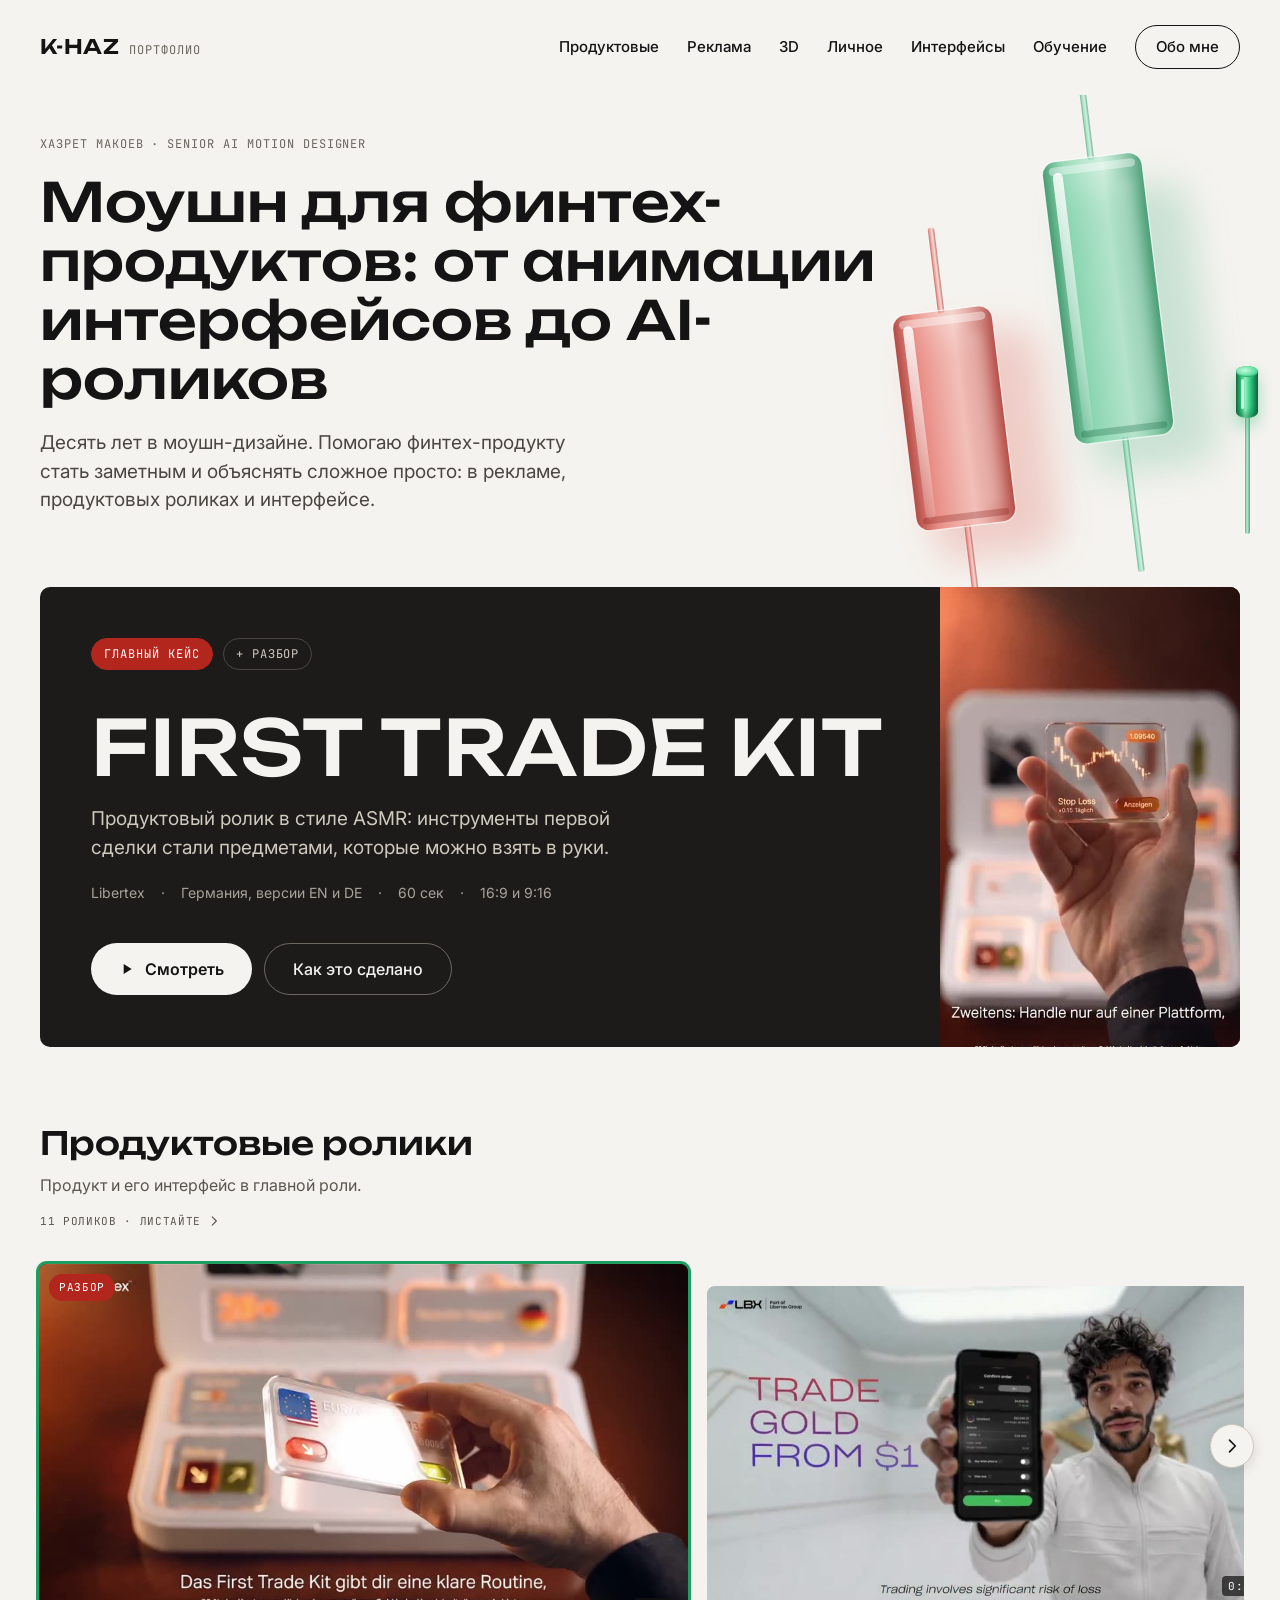
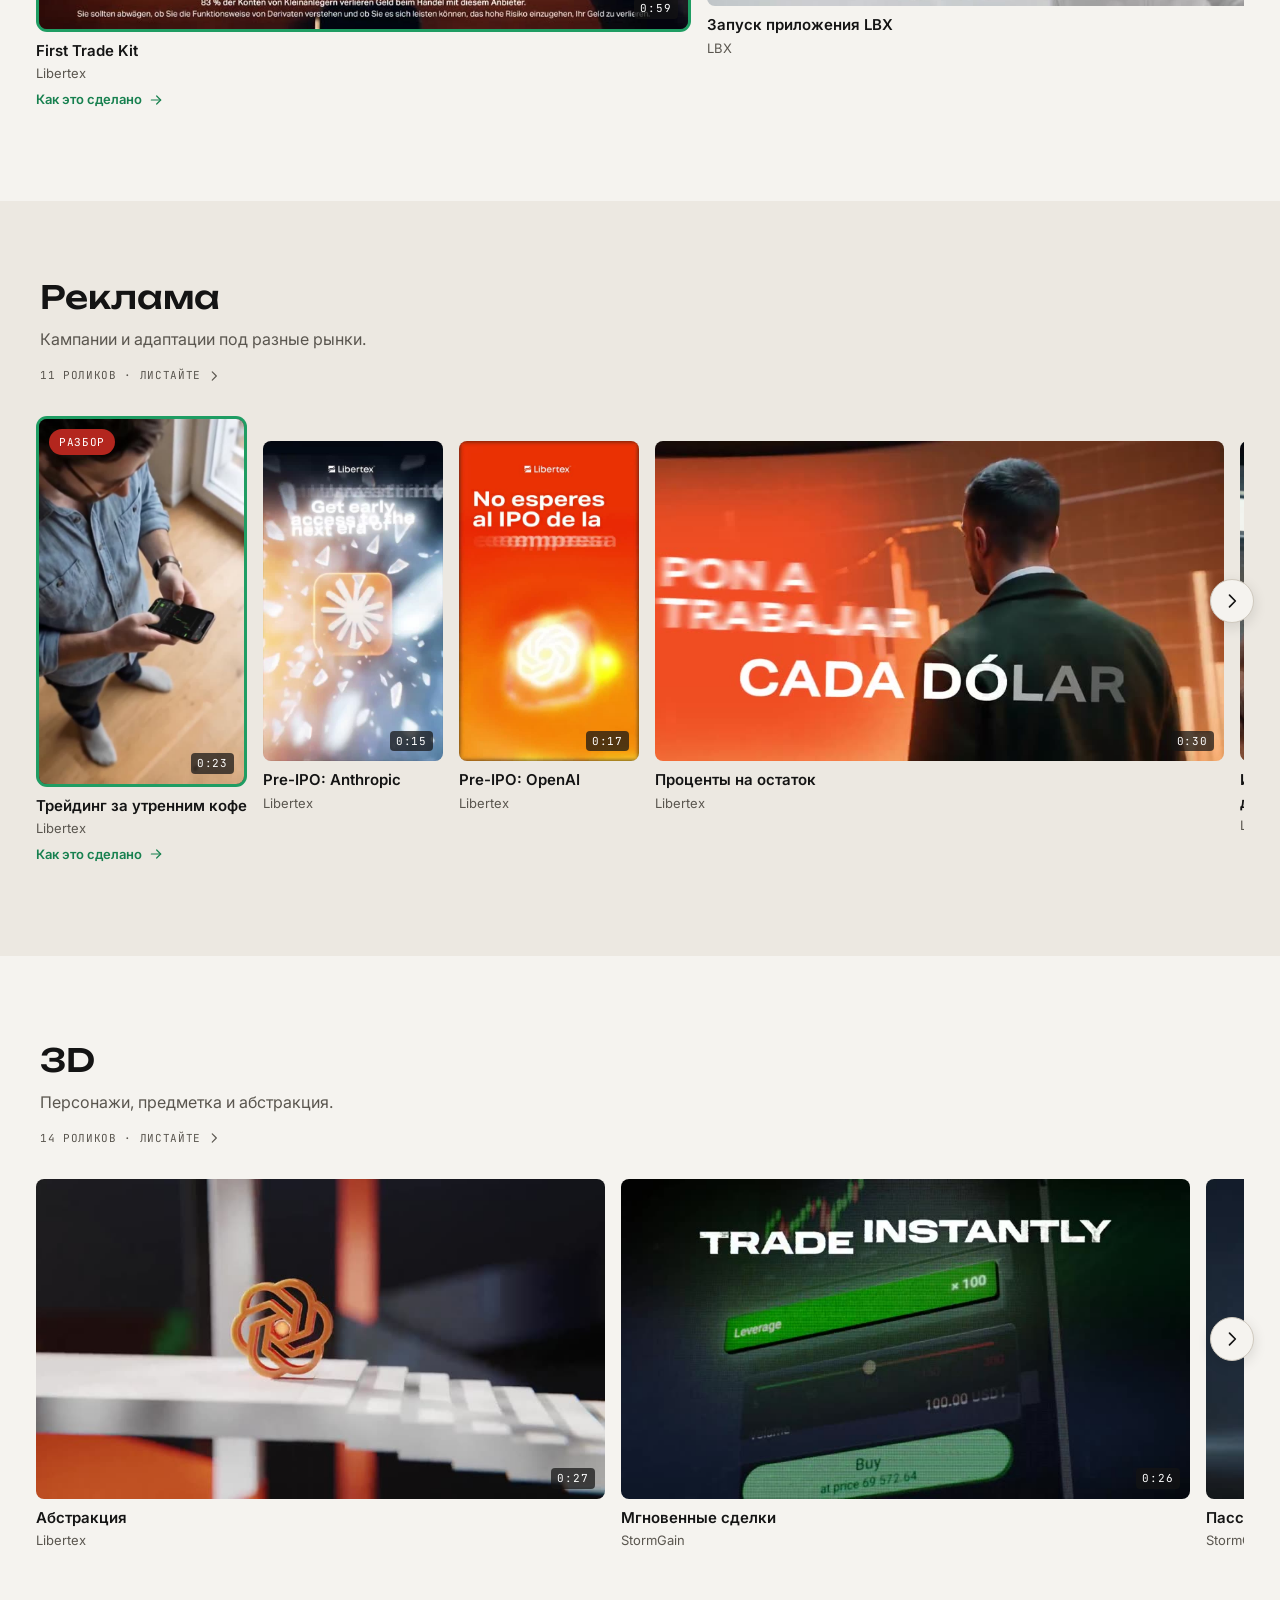
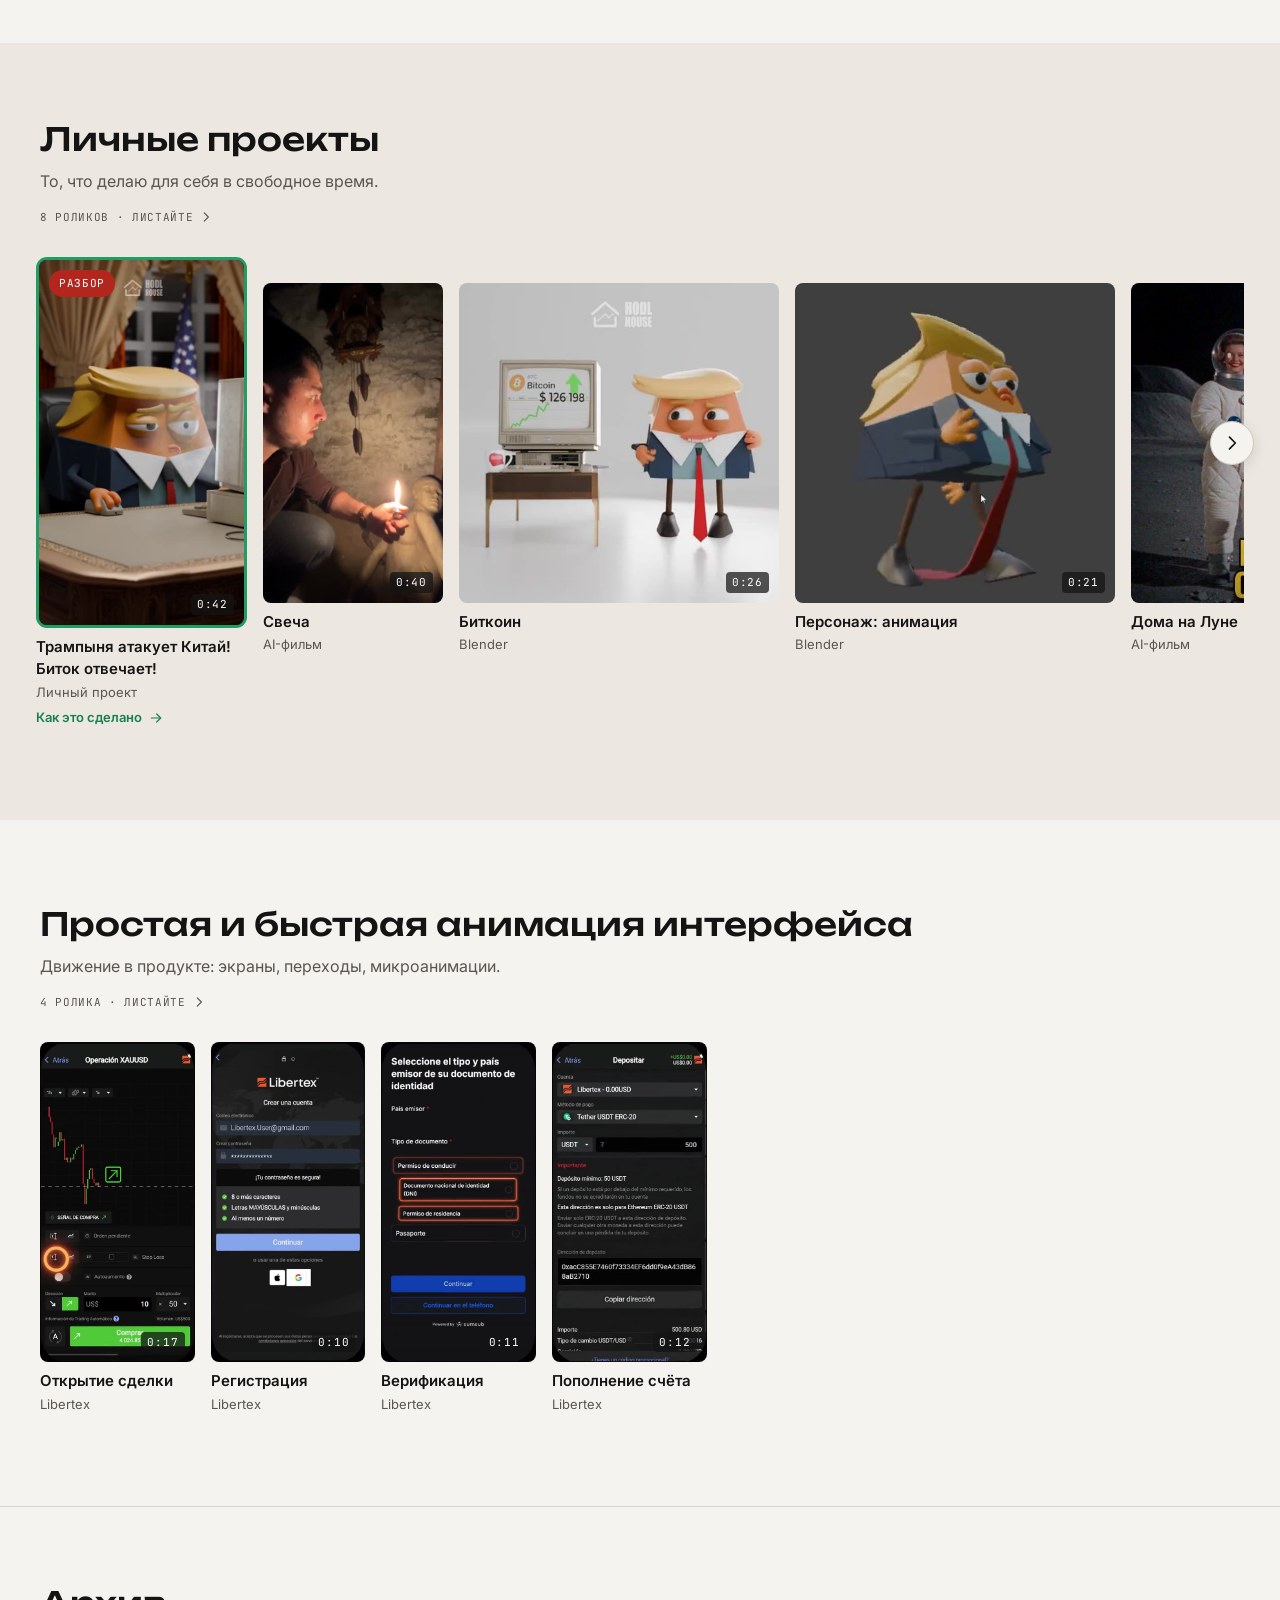
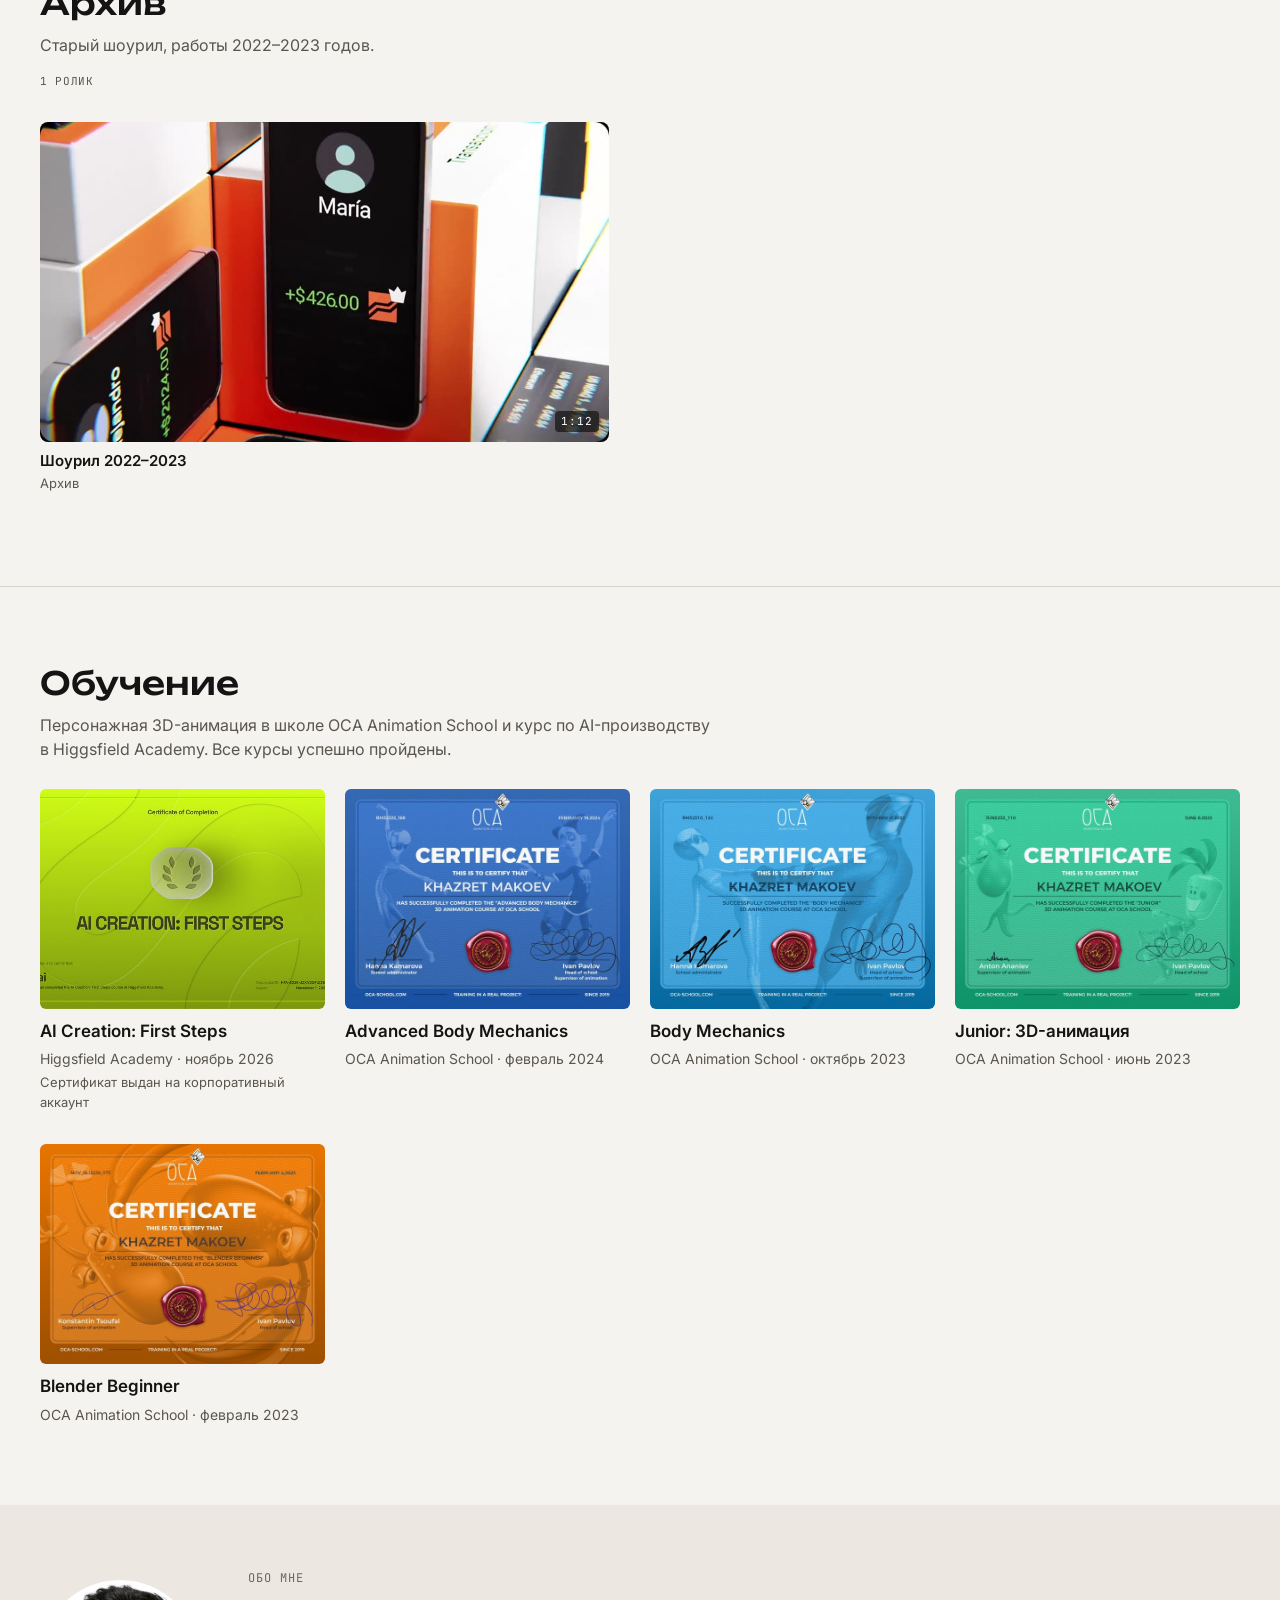
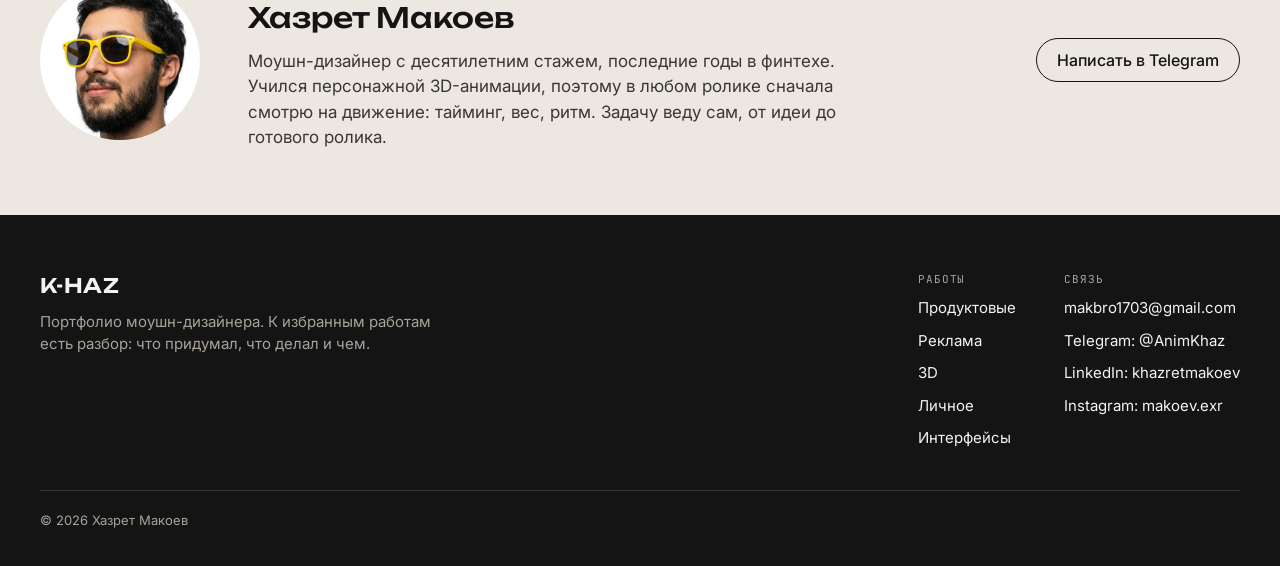
<file: docs/index.html>
<!doctype html>
<html lang="ru">
<head>
<meta charset="utf-8">
<meta name="viewport" content="width=device-width, initial-scale=1">
<meta name="robots" content="noindex, nofollow">
<title>K-HAZ — портфолио</title>
<meta name="description" content="Десять лет в моушн-дизайне. Помогаю финтех-продукту стать заметным и объяснять сложное просто: в рекламе, продуктовых роликах и интерфейсе.">
<link rel="preconnect" href="https://fonts.googleapis.com"><link rel="preconnect" href="https://fonts.gstatic.com" crossorigin><link href="https://fonts.googleapis.com/css2?family=Unbounded:wght@500;600&family=Inter:wght@400;500;600&family=JetBrains+Mono:wght@400;500&display=swap" rel="stylesheet">
<link rel="stylesheet" href="css/site.css?v=14c62936">
</head>
<body>
<header class="wrap top">
  <a class="brand" href="index.html"><span class="brand-name">K-HAZ</span><span class="mono dim">ПОРТФОЛИО</span></a>
  <nav class="nav" aria-label="Основное меню"><a href="#product">Продуктовые</a><a href="#ads">Реклама</a><a href="#3d">3D</a><a href="#personal">Личное</a><a href="#ui">Интерфейсы</a><a href="#education">Обучение</a><a class="pill" href="#about">Обо мне</a></nav>
</header>
<main>
<section class="intro-wrap">
<svg class="candles" aria-hidden="true" viewBox="0 0 560 660" preserveAspectRatio="xMaxYMid meet">
<defs>
<linearGradient id="gGreen" x1="0" x2="1" y1="0" y2="0"><stop offset="0" stop-color="#17804F" stop-opacity="0.78"/><stop offset="0.22" stop-color="#3FC486" stop-opacity="0.5"/><stop offset="0.6" stop-color="#8BE6BC" stop-opacity="0.34"/><stop offset="1" stop-color="#17804F" stop-opacity="0.72"/></linearGradient>
<linearGradient id="gRed" x1="0" x2="1" y1="0" y2="0"><stop offset="0" stop-color="#9E1F18" stop-opacity="0.8"/><stop offset="0.22" stop-color="#E0483D" stop-opacity="0.52"/><stop offset="0.6" stop-color="#F7A79E" stop-opacity="0.36"/><stop offset="1" stop-color="#9E1F18" stop-opacity="0.74"/></linearGradient>
<linearGradient id="gShine" x1="0" x2="0" y1="0" y2="1"><stop offset="0" stop-color="#FFFFFF" stop-opacity="0.85"/><stop offset="1" stop-color="#FFFFFF" stop-opacity="0.15"/></linearGradient>
<filter id="soft" x="-50%" y="-50%" width="200%" height="200%"><feGaussianBlur stdDeviation="22"/></filter>
<filter id="soft2" x="-50%" y="-50%" width="200%" height="200%"><feGaussianBlur stdDeviation="6"/></filter>
</defs>
<g transform="rotate(-7 280 330)">
<rect x="150" y="300" width="150" height="270" rx="30" fill="#D8352B" opacity="0.2" filter="url(#soft)"/>
<rect x="350" y="150" width="150" height="340" rx="30" fill="#1F9D63" opacity="0.2" filter="url(#soft)"/>
<rect x="186" y="170" width="8" height="104" rx="4" fill="url(#gRed)" stroke="#FFFFFF" stroke-opacity="0.5"/>
<rect x="186" y="526" width="8" height="114" rx="4" fill="url(#gRed)" stroke="#FFFFFF" stroke-opacity="0.5"/>
<rect x="130" y="270" width="120" height="260" rx="16" fill="url(#gRed)" stroke="#FFFFFF" stroke-opacity="0.75" stroke-width="1.5"/>
<rect x="142" y="284" width="12" height="232" rx="6" fill="url(#gShine)"/>
<rect x="138" y="277" width="104" height="10" rx="5" fill="#FFFFFF" opacity="0.4"/>
<rect x="216" y="300" width="22" height="210" rx="10" fill="#FFFFFF" opacity="0.16" filter="url(#soft2)"/>
<rect x="138" y="514" width="104" height="8" rx="4" fill="#7A1510" opacity="0.28"/>
<rect x="386" y="20" width="8" height="94" rx="4" fill="url(#gGreen)" stroke="#FFFFFF" stroke-opacity="0.5"/>
<rect x="386" y="446" width="8" height="164" rx="4" fill="url(#gGreen)" stroke="#FFFFFF" stroke-opacity="0.5"/>
<rect x="330" y="110" width="120" height="340" rx="16" fill="url(#gGreen)" stroke="#FFFFFF" stroke-opacity="0.75" stroke-width="1.5"/>
<rect x="342" y="124" width="12" height="312" rx="6" fill="url(#gShine)"/>
<rect x="338" y="117" width="104" height="10" rx="5" fill="#FFFFFF" opacity="0.4"/>
<rect x="416" y="140" width="22" height="290" rx="10" fill="#FFFFFF" opacity="0.16" filter="url(#soft2)"/>
<rect x="338" y="434" width="104" height="8" rx="4" fill="#0F5C38" opacity="0.28"/>
</g>
</svg>
<div class="wrap intro">
  <span class="mono dim">ХАЗРЕТ МАКОЕВ · SENIOR AI MOTION DESIGNER</span>
  <h1>Моушн для финтех-продуктов: от анимации интерфейсов до AI-роликов</h1>
  <p>Десять лет в моушн-дизайне. Помогаю финтех-продукту стать заметным и объяснять сложное просто: в рекламе, продуктовых роликах и интерфейсе.</p>
</div>
</section>
<section class="wrap feat-wrap">
  <div class="feat">
    <div class="feat-text">
      <div class="badges mono"><span class="badge badge-red">ГЛАВНЫЙ КЕЙС</span><span class="badge">+ РАЗБОР</span></div>
      <div class="feat-mid">
        <h2 class="feat-title">FIRST TRADE KIT</h2>
        <p>Продуктовый ролик в стиле ASMR: инструменты первой сделки стали предметами, которые можно взять в руки.</p>
        <div class="meta"><span>Libertex</span><span>·</span><span>Германия, версии EN и DE</span><span>·</span><span>60 сек</span><span>·</span><span>16:9 и 9:16</span></div>
      </div>
      <div class="feat-btns">
        <a class="btn btn-light" href="work/first-trade-kit.html"><svg width="16" height="16" viewBox="0 0 24 24" fill="currentColor" aria-hidden="true"><path d="M7 4.5v15l12-7.5z"/></svg>Смотреть</a>
        <a class="btn btn-ghost" href="work/first-trade-kit.html#process">Как это сделано</a>
      </div>
    </div>
    <div class="feat-pic"><video src="media/v/ftk-vertical.mp4" poster="media/v/ftk-vertical.jpg" muted loop autoplay playsinline preload="metadata"></video></div>
  </div>
</section>
<section id="product" class="sec sec-plain">
  <div class="wrap sec-in">
    <div class="sec-head"><h2>Продуктовые ролики</h2><span>Продукт и его интерфейс в главной роли.</span></div>
    <span class="rail-count mono">11 роликов · листайте <svg width="20" height="20" viewBox="0 0 24 24" fill="none" stroke="currentColor" stroke-width="2" stroke-linecap="round" stroke-linejoin="round" aria-hidden="true"><path d="M9 5l7 7-7 7"/></svg></span>
    <div class="rail-wrap">
      <button class="rail-btn rail-prev" type="button" aria-label="Листать влево"><svg width="20" height="20" viewBox="0 0 24 24" fill="none" stroke="currentColor" stroke-width="2" stroke-linecap="round" stroke-linejoin="round" aria-hidden="true"><path d="M15 5l-7 7 7 7"/></svg></button>
      <div class="rail">
<a class="ritem ritem-case" href="work/first-trade-kit.html"><span class="rthumb" style="aspect-ratio:1920/1080"><img src="media/v/ftk-main.jpg" alt="" loading="lazy" width="1920" height="1080"><span class="thumb-dur mono">0:59</span><span class="case-mark mono">РАЗБОР</span></span><span class="card-title">First Trade Kit</span><span class="card-tag">Libertex</span><span class="case-link">Как это сделано <svg width="24" height="24" viewBox="0 0 24 24" fill="none" stroke="currentColor" stroke-width="1.8" stroke-linecap="round" stroke-linejoin="round" aria-hidden="true"><path d="M5 12h14"/><path d="M13 6l6 6-6 6"/></svg></span></a>
<button class="ritem vid" type="button" data-src="media/v/app-launch.mp4" data-poster="media/v/app-launch.jpg" data-title="Запуск приложения LBX"><span class="rthumb" style="aspect-ratio:1280/720"><img src="media/v/app-launch.jpg" alt="" loading="lazy" width="1280" height="720"><span class="thumb-dur mono">0:21</span><span class="rplay"><svg width="16" height="16" viewBox="0 0 24 24" fill="currentColor" aria-hidden="true"><path d="M7 4.5v15l12-7.5z"/></svg></span></span><span class="card-title">Запуск приложения LBX</span><span class="card-tag">LBX</span></button>
<button class="ritem vid" type="button" data-src="media/v/dividends.mp4" data-poster="media/v/dividends.jpg" data-title="Дивидендные акции"><span class="rthumb" style="aspect-ratio:1280/720"><img src="media/v/dividends.jpg" alt="" loading="lazy" width="1280" height="720"><span class="thumb-dur mono">0:15</span><span class="rplay"><svg width="16" height="16" viewBox="0 0 24 24" fill="currentColor" aria-hidden="true"><path d="M7 4.5v15l12-7.5z"/></svg></span></span><span class="card-title">Дивидендные акции</span><span class="card-tag">Libertex</span></button>
<button class="ritem vid" type="button" data-src="media/v/copytrading.mp4" data-poster="media/v/copytrading.jpg" data-title="Копитрейдинг"><span class="rthumb" style="aspect-ratio:720/1280"><img src="media/v/copytrading.jpg" alt="" loading="lazy" width="720" height="1280"><span class="thumb-dur mono">0:21</span><span class="rplay"><svg width="16" height="16" viewBox="0 0 24 24" fill="currentColor" aria-hidden="true"><path d="M7 4.5v15l12-7.5z"/></svg></span></span><span class="card-title">Копитрейдинг</span><span class="card-tag">Libertex</span></button>
<button class="ritem vid" type="button" data-src="media/v/smart-start.mp4" data-poster="media/v/smart-start.jpg" data-title="Smart Start"><span class="rthumb" style="aspect-ratio:720/1280"><img src="media/v/smart-start.jpg" alt="" loading="lazy" width="720" height="1280"><span class="thumb-dur mono">0:25</span><span class="rplay"><svg width="16" height="16" viewBox="0 0 24 24" fill="currentColor" aria-hidden="true"><path d="M7 4.5v15l12-7.5z"/></svg></span></span><span class="card-title">Smart Start</span><span class="card-tag">Libertex</span></button>
<button class="ritem vid" type="button" data-src="media/v/trade-insurance.mp4" data-poster="media/v/trade-insurance.jpg" data-title="Страховка первой сделки"><span class="rthumb" style="aspect-ratio:720/1280"><img src="media/v/trade-insurance.jpg" alt="" loading="lazy" width="720" height="1280"><span class="thumb-dur mono">0:12</span><span class="rplay"><svg width="16" height="16" viewBox="0 0 24 24" fill="currentColor" aria-hidden="true"><path d="M7 4.5v15l12-7.5z"/></svg></span></span><span class="card-title">Страховка первой сделки</span><span class="card-tag">Libertex</span></button>
<button class="ritem vid" type="button" data-src="media/v/cashback-update.mp4" data-poster="media/v/cashback-update.jpg" data-title="Кэшбэк: обновление"><span class="rthumb" style="aspect-ratio:720/1280"><img src="media/v/cashback-update.jpg" alt="" loading="lazy" width="720" height="1280"><span class="thumb-dur mono">0:17</span><span class="rplay"><svg width="16" height="16" viewBox="0 0 24 24" fill="currentColor" aria-hidden="true"><path d="M7 4.5v15l12-7.5z"/></svg></span></span><span class="card-title">Кэшбэк: обновление</span><span class="card-tag">LBX</span></button>
<button class="ritem vid" type="button" data-src="media/v/cashback.mp4" data-poster="media/v/cashback.jpg" data-title="Кэшбэк"><span class="rthumb" style="aspect-ratio:720/1280"><img src="media/v/cashback.jpg" alt="" loading="lazy" width="720" height="1280"><span class="thumb-dur mono">0:17</span><span class="rplay"><svg width="16" height="16" viewBox="0 0 24 24" fill="currentColor" aria-hidden="true"><path d="M7 4.5v15l12-7.5z"/></svg></span></span><span class="card-title">Кэшбэк</span><span class="card-tag">Libertex</span></button>
<button class="ritem vid" type="button" data-src="media/v/one-dollar.mp4" data-poster="media/v/one-dollar.jpg" data-title="Сделки от 1 доллара"><span class="rthumb" style="aspect-ratio:720/1280"><img src="media/v/one-dollar.jpg" alt="" loading="lazy" width="720" height="1280"><span class="thumb-dur mono">0:23</span><span class="rplay"><svg width="16" height="16" viewBox="0 0 24 24" fill="currentColor" aria-hidden="true"><path d="M7 4.5v15l12-7.5z"/></svg></span></span><span class="card-title">Сделки от 1 доллара</span><span class="card-tag">LBX</span></button>
<button class="ritem vid" type="button" data-src="media/v/mobile-app.mp4" data-poster="media/v/mobile-app.jpg" data-title="Мобильное приложение"><span class="rthumb" style="aspect-ratio:1280/720"><img src="media/v/mobile-app.jpg" alt="" loading="lazy" width="1280" height="720"><span class="thumb-dur mono">0:29</span><span class="rplay"><svg width="16" height="16" viewBox="0 0 24 24" fill="currentColor" aria-hidden="true"><path d="M7 4.5v15l12-7.5z"/></svg></span></span><span class="card-title">Мобильное приложение</span><span class="card-tag">Libertex</span></button>
<button class="ritem vid" type="button" data-src="media/v/crypto-wallet.mp4" data-poster="media/v/crypto-wallet.jpg" data-title="Криптокошелёк"><span class="rthumb" style="aspect-ratio:1280/720"><img src="media/v/crypto-wallet.jpg" alt="" loading="lazy" width="1280" height="720"><span class="thumb-dur mono">1:46</span><span class="rplay"><svg width="16" height="16" viewBox="0 0 24 24" fill="currentColor" aria-hidden="true"><path d="M7 4.5v15l12-7.5z"/></svg></span></span><span class="card-title">Криптокошелёк</span><span class="card-tag">StormGain</span></button>
      </div>
      <button class="rail-btn rail-next" type="button" aria-label="Листать вправо"><svg width="20" height="20" viewBox="0 0 24 24" fill="none" stroke="currentColor" stroke-width="2" stroke-linecap="round" stroke-linejoin="round" aria-hidden="true"><path d="M9 5l7 7-7 7"/></svg></button>
    </div>
  </div>
</section>
<section id="ads" class="sec sec-band">
  <div class="wrap sec-in">
    <div class="sec-head"><h2>Реклама</h2><span>Кампании и адаптации под разные рынки.</span></div>
    <span class="rail-count mono">11 роликов · листайте <svg width="20" height="20" viewBox="0 0 24 24" fill="none" stroke="currentColor" stroke-width="2" stroke-linecap="round" stroke-linejoin="round" aria-hidden="true"><path d="M9 5l7 7-7 7"/></svg></span>
    <div class="rail-wrap">
      <button class="rail-btn rail-prev" type="button" aria-label="Листать влево"><svg width="20" height="20" viewBox="0 0 24 24" fill="none" stroke="currentColor" stroke-width="2" stroke-linecap="round" stroke-linejoin="round" aria-hidden="true"><path d="M15 5l-7 7 7 7"/></svg></button>
      <div class="rail">
<a class="ritem ritem-case" href="work/morning-coffee.html"><span class="rthumb" style="aspect-ratio:720/1280"><img src="media/v/morning-coffee.jpg" alt="" loading="lazy" width="720" height="1280"><span class="thumb-dur mono">0:23</span><span class="case-mark mono">РАЗБОР</span></span><span class="card-title">Трейдинг за утренним кофе</span><span class="card-tag">Libertex</span><span class="case-link">Как это сделано <svg width="24" height="24" viewBox="0 0 24 24" fill="none" stroke="currentColor" stroke-width="1.8" stroke-linecap="round" stroke-linejoin="round" aria-hidden="true"><path d="M5 12h14"/><path d="M13 6l6 6-6 6"/></svg></span></a>
<button class="ritem vid" type="button" data-src="media/v/preipo-anthropic.mp4" data-poster="media/v/preipo-anthropic.jpg" data-title="Pre-IPO: Anthropic"><span class="rthumb" style="aspect-ratio:720/1280"><img src="media/v/preipo-anthropic.jpg" alt="" loading="lazy" width="720" height="1280"><span class="thumb-dur mono">0:15</span><span class="rplay"><svg width="16" height="16" viewBox="0 0 24 24" fill="currentColor" aria-hidden="true"><path d="M7 4.5v15l12-7.5z"/></svg></span></span><span class="card-title">Pre-IPO: Anthropic</span><span class="card-tag">Libertex</span></button>
<button class="ritem vid" type="button" data-src="media/v/preipo-openai.mp4" data-poster="media/v/preipo-openai.jpg" data-title="Pre-IPO: OpenAI"><span class="rthumb" style="aspect-ratio:720/1280"><img src="media/v/preipo-openai.jpg" alt="" loading="lazy" width="720" height="1280"><span class="thumb-dur mono">0:17</span><span class="rplay"><svg width="16" height="16" viewBox="0 0 24 24" fill="currentColor" aria-hidden="true"><path d="M7 4.5v15l12-7.5z"/></svg></span></span><span class="card-title">Pre-IPO: OpenAI</span><span class="card-tag">Libertex</span></button>
<button class="ritem vid" type="button" data-src="media/v/interest.mp4" data-poster="media/v/interest.jpg" data-title="Проценты на остаток"><span class="rthumb" style="aspect-ratio:1280/720"><img src="media/v/interest.jpg" alt="" loading="lazy" width="1280" height="720"><span class="thumb-dur mono">0:30</span><span class="rplay"><svg width="16" height="16" viewBox="0 0 24 24" fill="currentColor" aria-hidden="true"><path d="M7 4.5v15l12-7.5z"/></svg></span></span><span class="card-title">Проценты на остаток</span><span class="card-tag">Libertex</span></button>
<button class="ritem vid" type="button" data-src="media/v/daily-routine.mp4" data-poster="media/v/daily-routine.jpg" data-title="Инвестиции каждый день"><span class="rthumb" style="aspect-ratio:720/1280"><img src="media/v/daily-routine.jpg" alt="" loading="lazy" width="720" height="1280"><span class="thumb-dur mono">0:23</span><span class="rplay"><svg width="16" height="16" viewBox="0 0 24 24" fill="currentColor" aria-hidden="true"><path d="M7 4.5v15l12-7.5z"/></svg></span></span><span class="card-title">Инвестиции каждый день</span><span class="card-tag">LBX</span></button>
<button class="ritem vid" type="button" data-src="media/v/street.mp4" data-poster="media/v/street.jpg" data-title="Акции в кармане"><span class="rthumb" style="aspect-ratio:1280/720"><img src="media/v/street.jpg" alt="" loading="lazy" width="1280" height="720"><span class="thumb-dur mono">0:18</span><span class="rplay"><svg width="16" height="16" viewBox="0 0 24 24" fill="currentColor" aria-hidden="true"><path d="M7 4.5v15l12-7.5z"/></svg></span></span><span class="card-title">Акции в кармане</span><span class="card-tag">Libertex</span></button>
<button class="ritem vid" type="button" data-src="media/v/coffee-tesla.mp4" data-poster="media/v/coffee-tesla.jpg" data-title="Кофе или акции"><span class="rthumb" style="aspect-ratio:720/720"><img src="media/v/coffee-tesla.jpg" alt="" loading="lazy" width="720" height="720"><span class="thumb-dur mono">0:30</span><span class="rplay"><svg width="16" height="16" viewBox="0 0 24 24" fill="currentColor" aria-hidden="true"><path d="M7 4.5v15l12-7.5z"/></svg></span></span><span class="card-title">Кофе или акции</span><span class="card-tag">Libertex</span></button>
<button class="ritem vid" type="button" data-src="media/v/one-euro.mp4" data-poster="media/v/one-euro.jpg" data-title="От 1 евро"><span class="rthumb" style="aspect-ratio:720/1280"><img src="media/v/one-euro.jpg" alt="" loading="lazy" width="720" height="1280"><span class="thumb-dur mono">0:12</span><span class="rplay"><svg width="16" height="16" viewBox="0 0 24 24" fill="currentColor" aria-hidden="true"><path d="M7 4.5v15l12-7.5z"/></svg></span></span><span class="card-title">От 1 евро</span><span class="card-tag">Libertex</span></button>
<button class="ritem vid" type="button" data-src="media/v/smartstart-ru.mp4" data-poster="media/v/smartstart-ru.jpg" data-title="SmartStart"><span class="rthumb" style="aspect-ratio:720/1280"><img src="media/v/smartstart-ru.jpg" alt="" loading="lazy" width="720" height="1280"><span class="thumb-dur mono">0:27</span><span class="rplay"><svg width="16" height="16" viewBox="0 0 24 24" fill="currentColor" aria-hidden="true"><path d="M7 4.5v15l12-7.5z"/></svg></span></span><span class="card-title">SmartStart</span><span class="card-tag">Forex Club</span></button>
<button class="ritem vid" type="button" data-src="media/v/is-it-skill.mp4" data-poster="media/v/is-it-skill.jpg" data-title="Is It Skill?"><span class="rthumb" style="aspect-ratio:1280/720"><img src="media/v/is-it-skill.jpg" alt="" loading="lazy" width="1280" height="720"><span class="thumb-dur mono">0:25</span><span class="rplay"><svg width="16" height="16" viewBox="0 0 24 24" fill="currentColor" aria-hidden="true"><path d="M7 4.5v15l12-7.5z"/></svg></span></span><span class="card-title">Is It Skill?</span><span class="card-tag">Libertex</span></button>
<button class="ritem vid" type="button" data-src="media/v/partners.mp4" data-poster="media/v/partners.jpg" data-title="Партнёрская программа"><span class="rthumb" style="aspect-ratio:1280/720"><img src="media/v/partners.jpg" alt="" loading="lazy" width="1280" height="720"><span class="thumb-dur mono">0:34</span><span class="rplay"><svg width="16" height="16" viewBox="0 0 24 24" fill="currentColor" aria-hidden="true"><path d="M7 4.5v15l12-7.5z"/></svg></span></span><span class="card-title">Партнёрская программа</span><span class="card-tag">Forex Club</span></button>
      </div>
      <button class="rail-btn rail-next" type="button" aria-label="Листать вправо"><svg width="20" height="20" viewBox="0 0 24 24" fill="none" stroke="currentColor" stroke-width="2" stroke-linecap="round" stroke-linejoin="round" aria-hidden="true"><path d="M9 5l7 7-7 7"/></svg></button>
    </div>
  </div>
</section>
<section id="3d" class="sec sec-plain">
  <div class="wrap sec-in">
    <div class="sec-head"><h2>3D</h2><span>Персонажи, предметка и абстракция.</span></div>
    <span class="rail-count mono">14 роликов · листайте <svg width="20" height="20" viewBox="0 0 24 24" fill="none" stroke="currentColor" stroke-width="2" stroke-linecap="round" stroke-linejoin="round" aria-hidden="true"><path d="M9 5l7 7-7 7"/></svg></span>
    <div class="rail-wrap">
      <button class="rail-btn rail-prev" type="button" aria-label="Листать влево"><svg width="20" height="20" viewBox="0 0 24 24" fill="none" stroke="currentColor" stroke-width="2" stroke-linecap="round" stroke-linejoin="round" aria-hidden="true"><path d="M15 5l-7 7 7 7"/></svg></button>
      <div class="rail">
<button class="ritem vid" type="button" data-src="media/v/abstract.mp4" data-poster="media/v/abstract.jpg" data-title="Абстракция"><span class="rthumb" style="aspect-ratio:1280/720"><img src="media/v/abstract.jpg" alt="" loading="lazy" width="1280" height="720"><span class="thumb-dur mono">0:27</span><span class="rplay"><svg width="16" height="16" viewBox="0 0 24 24" fill="currentColor" aria-hidden="true"><path d="M7 4.5v15l12-7.5z"/></svg></span></span><span class="card-title">Абстракция</span><span class="card-tag">Libertex</span></button>
<button class="ritem vid" type="button" data-src="media/v/trade-instantly.mp4" data-poster="media/v/trade-instantly.jpg" data-title="Мгновенные сделки"><span class="rthumb" style="aspect-ratio:1280/720"><img src="media/v/trade-instantly.jpg" alt="" loading="lazy" width="1280" height="720"><span class="thumb-dur mono">0:26</span><span class="rplay"><svg width="16" height="16" viewBox="0 0 24 24" fill="currentColor" aria-hidden="true"><path d="M7 4.5v15l12-7.5z"/></svg></span></span><span class="card-title">Мгновенные сделки</span><span class="card-tag">StormGain</span></button>
<button class="ritem vid" type="button" data-src="media/v/passive-income.mp4" data-poster="media/v/passive-income.jpg" data-title="Пассивный доход"><span class="rthumb" style="aspect-ratio:1280/720"><img src="media/v/passive-income.jpg" alt="" loading="lazy" width="1280" height="720"><span class="thumb-dur mono">0:30</span><span class="rplay"><svg width="16" height="16" viewBox="0 0 24 24" fill="currentColor" aria-hidden="true"><path d="M7 4.5v15l12-7.5z"/></svg></span></span><span class="card-title">Пассивный доход</span><span class="card-tag">StormGain</span></button>
<button class="ritem vid" type="button" data-src="media/v/chatgpt.mp4" data-poster="media/v/chatgpt.jpg" data-title="AI-ассистент"><span class="rthumb" style="aspect-ratio:1280/720"><img src="media/v/chatgpt.jpg" alt="" loading="lazy" width="1280" height="720"><span class="thumb-dur mono">0:20</span><span class="rplay"><svg width="16" height="16" viewBox="0 0 24 24" fill="currentColor" aria-hidden="true"><path d="M7 4.5v15l12-7.5z"/></svg></span></span><span class="card-title">AI-ассистент</span><span class="card-tag">Libertex</span></button>
<button class="ritem vid" type="button" data-src="media/v/bull-bear.mp4" data-poster="media/v/bull-bear.jpg" data-title="Быки и медведи"><span class="rthumb" style="aspect-ratio:1280/720"><img src="media/v/bull-bear.jpg" alt="" loading="lazy" width="1280" height="720"><span class="thumb-dur mono">0:19</span><span class="rplay"><svg width="16" height="16" viewBox="0 0 24 24" fill="currentColor" aria-hidden="true"><path d="M7 4.5v15l12-7.5z"/></svg></span></span><span class="card-title">Быки и медведи</span><span class="card-tag">Libertex</span></button>
<button class="ritem vid" type="button" data-src="media/v/globe-buenos-aires.mp4" data-poster="media/v/globe-buenos-aires.jpg" data-title="Снежный шар: Буэнос-Айрес"><span class="rthumb" style="aspect-ratio:1280/720"><img src="media/v/globe-buenos-aires.jpg" alt="" loading="lazy" width="1280" height="720"><span class="thumb-dur mono">0:15</span><span class="rplay"><svg width="16" height="16" viewBox="0 0 24 24" fill="currentColor" aria-hidden="true"><path d="M7 4.5v15l12-7.5z"/></svg></span></span><span class="card-title">Снежный шар: Буэнос-Айрес</span><span class="card-tag">Libertex</span></button>
<button class="ritem vid" type="button" data-src="media/v/globe-berlin.mp4" data-poster="media/v/globe-berlin.jpg" data-title="Снежный шар: Берлин"><span class="rthumb" style="aspect-ratio:1280/720"><img src="media/v/globe-berlin.jpg" alt="" loading="lazy" width="1280" height="720"><span class="thumb-dur mono">0:15</span><span class="rplay"><svg width="16" height="16" viewBox="0 0 24 24" fill="currentColor" aria-hidden="true"><path d="M7 4.5v15l12-7.5z"/></svg></span></span><span class="card-title">Снежный шар: Берлин</span><span class="card-tag">Libertex</span></button>
<button class="ritem vid" type="button" data-src="media/v/banksters-dance.mp4" data-poster="media/v/banksters-dance.jpg" data-title="Banksters: танец"><span class="rthumb" style="aspect-ratio:1280/720"><img src="media/v/banksters-dance.jpg" alt="" loading="lazy" width="1280" height="720"><span class="thumb-dur mono">0:08</span><span class="rplay"><svg width="16" height="16" viewBox="0 0 24 24" fill="currentColor" aria-hidden="true"><path d="M7 4.5v15l12-7.5z"/></svg></span></span><span class="card-title">Banksters: танец</span><span class="card-tag">Banksters</span></button>
<button class="ritem vid" type="button" data-src="media/v/banksters-avatar.mp4" data-poster="media/v/banksters-avatar.jpg" data-title="Banksters: выбор аватара"><span class="rthumb" style="aspect-ratio:1280/720"><img src="media/v/banksters-avatar.jpg" alt="" loading="lazy" width="1280" height="720"><span class="thumb-dur mono">0:19</span><span class="rplay"><svg width="16" height="16" viewBox="0 0 24 24" fill="currentColor" aria-hidden="true"><path d="M7 4.5v15l12-7.5z"/></svg></span></span><span class="card-title">Banksters: выбор аватара</span><span class="card-tag">Banksters</span></button>
<button class="ritem vid" type="button" data-src="media/v/banksters-earn.mp4" data-poster="media/v/banksters-earn.jpg" data-title="Banksters: заработок"><span class="rthumb" style="aspect-ratio:1280/720"><img src="media/v/banksters-earn.jpg" alt="" loading="lazy" width="1280" height="720"><span class="thumb-dur mono">0:49</span><span class="rplay"><svg width="16" height="16" viewBox="0 0 24 24" fill="currentColor" aria-hidden="true"><path d="M7 4.5v15l12-7.5z"/></svg></span></span><span class="card-title">Banksters: заработок</span><span class="card-tag">Banksters</span></button>
<button class="ritem vid" type="button" data-src="media/v/banksters-balloon.mp4" data-poster="media/v/banksters-balloon.jpg" data-title="Banksters: воздушный шар"><span class="rthumb" style="aspect-ratio:1280/720"><img src="media/v/banksters-balloon.jpg" alt="" loading="lazy" width="1280" height="720"><span class="thumb-dur mono">0:17</span><span class="rplay"><svg width="16" height="16" viewBox="0 0 24 24" fill="currentColor" aria-hidden="true"><path d="M7 4.5v15l12-7.5z"/></svg></span></span><span class="card-title">Banksters: воздушный шар</span><span class="card-tag">Banksters</span></button>
<button class="ritem vid" type="button" data-src="media/v/listing.mp4" data-poster="media/v/listing.jpg" data-title="Листинг"><span class="rthumb" style="aspect-ratio:1280/720"><img src="media/v/listing.jpg" alt="" loading="lazy" width="1280" height="720"><span class="thumb-dur mono">0:28</span><span class="rplay"><svg width="16" height="16" viewBox="0 0 24 24" fill="currentColor" aria-hidden="true"><path d="M7 4.5v15l12-7.5z"/></svg></span></span><span class="card-title">Листинг</span><span class="card-tag">StormGain</span></button>
<button class="ritem vid" type="button" data-src="media/v/defi.mp4" data-poster="media/v/defi.jpg" data-title="DeFi"><span class="rthumb" style="aspect-ratio:1280/720"><img src="media/v/defi.jpg" alt="" loading="lazy" width="1280" height="720"><span class="thumb-dur mono">0:30</span><span class="rplay"><svg width="16" height="16" viewBox="0 0 24 24" fill="currentColor" aria-hidden="true"><path d="M7 4.5v15l12-7.5z"/></svg></span></span><span class="card-title">DeFi</span><span class="card-tag">StormGain</span></button>
<button class="ritem vid" type="button" data-src="media/v/dancing-stocks.mp4" data-poster="media/v/dancing-stocks.jpg" data-title="Танцующие акции"><span class="rthumb" style="aspect-ratio:720/720"><img src="media/v/dancing-stocks.jpg" alt="" loading="lazy" width="720" height="720"><span class="thumb-dur mono">0:25</span><span class="rplay"><svg width="16" height="16" viewBox="0 0 24 24" fill="currentColor" aria-hidden="true"><path d="M7 4.5v15l12-7.5z"/></svg></span></span><span class="card-title">Танцующие акции</span><span class="card-tag">Libertex</span></button>
      </div>
      <button class="rail-btn rail-next" type="button" aria-label="Листать вправо"><svg width="20" height="20" viewBox="0 0 24 24" fill="none" stroke="currentColor" stroke-width="2" stroke-linecap="round" stroke-linejoin="round" aria-hidden="true"><path d="M9 5l7 7-7 7"/></svg></button>
    </div>
  </div>
</section>
<section id="personal" class="sec sec-band">
  <div class="wrap sec-in">
    <div class="sec-head"><h2>Личные проекты</h2><span>То, что делаю для себя в свободное время.</span></div>
    <span class="rail-count mono">8 роликов · листайте <svg width="20" height="20" viewBox="0 0 24 24" fill="none" stroke="currentColor" stroke-width="2" stroke-linecap="round" stroke-linejoin="round" aria-hidden="true"><path d="M9 5l7 7-7 7"/></svg></span>
    <div class="rail-wrap">
      <button class="rail-btn rail-prev" type="button" aria-label="Листать влево"><svg width="20" height="20" viewBox="0 0 24 24" fill="none" stroke="currentColor" stroke-width="2" stroke-linecap="round" stroke-linejoin="round" aria-hidden="true"><path d="M15 5l-7 7 7 7"/></svg></button>
      <div class="rail">
<a class="ritem ritem-case" href="work/series.html"><span class="rthumb" style="aspect-ratio:720/1280"><img src="media/v/p-series.jpg" alt="" loading="lazy" width="720" height="1280"><span class="thumb-dur mono">0:42</span><span class="case-mark mono">РАЗБОР</span></span><span class="card-title">Трампыня атакует Китай! Биток отвечает!</span><span class="card-tag">Личный проект</span><span class="case-link">Как это сделано <svg width="24" height="24" viewBox="0 0 24 24" fill="none" stroke="currentColor" stroke-width="1.8" stroke-linecap="round" stroke-linejoin="round" aria-hidden="true"><path d="M5 12h14"/><path d="M13 6l6 6-6 6"/></svg></span></a>
<button class="ritem vid" type="button" data-src="media/v/candle.mp4" data-poster="media/v/candle.jpg" data-title="Свеча"><span class="rthumb" style="aspect-ratio:720/1280"><img src="media/v/candle.jpg" alt="" loading="lazy" width="720" height="1280"><span class="thumb-dur mono">0:40</span><span class="rplay"><svg width="16" height="16" viewBox="0 0 24 24" fill="currentColor" aria-hidden="true"><path d="M7 4.5v15l12-7.5z"/></svg></span></span><span class="card-title">Свеча</span><span class="card-tag">AI-фильм</span></button>
<button class="ritem vid" type="button" data-src="media/v/p-bitcoin.mp4" data-poster="media/v/p-bitcoin.jpg" data-title="Биткоин"><span class="rthumb" style="aspect-ratio:720/720"><img src="media/v/p-bitcoin.jpg" alt="" loading="lazy" width="720" height="720"><span class="thumb-dur mono">0:26</span><span class="rplay"><svg width="16" height="16" viewBox="0 0 24 24" fill="currentColor" aria-hidden="true"><path d="M7 4.5v15l12-7.5z"/></svg></span></span><span class="card-title">Биткоин</span><span class="card-tag">Blender</span></button>
<button class="ritem vid" type="button" data-src="media/v/p-character.mp4" data-poster="media/v/p-character.jpg" data-title="Персонаж: анимация"><span class="rthumb" style="aspect-ratio:720/720"><img src="media/v/p-character.jpg" alt="" loading="lazy" width="720" height="720"><span class="thumb-dur mono">0:21</span><span class="rplay"><svg width="16" height="16" viewBox="0 0 24 24" fill="currentColor" aria-hidden="true"><path d="M7 4.5v15l12-7.5z"/></svg></span></span><span class="card-title">Персонаж: анимация</span><span class="card-tag">Blender</span></button>
<button class="ritem vid" type="button" data-src="media/v/moon-homes.mp4" data-poster="media/v/moon-homes.jpg" data-title="Дома на Луне"><span class="rthumb" style="aspect-ratio:752/560"><img src="media/v/moon-homes.jpg" alt="" loading="lazy" width="752" height="560"><span class="thumb-dur mono">0:15</span><span class="rplay"><svg width="16" height="16" viewBox="0 0 24 24" fill="currentColor" aria-hidden="true"><path d="M7 4.5v15l12-7.5z"/></svg></span></span><span class="card-title">Дома на Луне</span><span class="card-tag">AI-фильм</span></button>
<button class="ritem vid" type="button" data-src="media/v/p-war.mp4" data-poster="media/v/p-war.jpg" data-title="War Is Coming"><span class="rthumb" style="aspect-ratio:720/1280"><img src="media/v/p-war.jpg" alt="" loading="lazy" width="720" height="1280"><span class="thumb-dur mono">0:51</span><span class="rplay"><svg width="16" height="16" viewBox="0 0 24 24" fill="currentColor" aria-hidden="true"><path d="M7 4.5v15l12-7.5z"/></svg></span></span><span class="card-title">War Is Coming</span><span class="card-tag">Личный проект</span></button>
<button class="ritem vid" type="button" data-src="media/v/penguin.mp4" data-poster="media/v/penguin.jpg" data-title="Пингвин"><span class="rthumb" style="aspect-ratio:720/720"><img src="media/v/penguin.jpg" alt="" loading="lazy" width="720" height="720"><span class="thumb-dur mono">0:16</span><span class="rplay"><svg width="16" height="16" viewBox="0 0 24 24" fill="currentColor" aria-hidden="true"><path d="M7 4.5v15l12-7.5z"/></svg></span></span><span class="card-title">Пингвин</span><span class="card-tag">Blender</span></button>
<button class="ritem vid" type="button" data-src="media/v/police.mp4" data-poster="media/v/police.jpg" data-title="Полицейские"><span class="rthumb" style="aspect-ratio:1280/720"><img src="media/v/police.jpg" alt="" loading="lazy" width="1280" height="720"><span class="thumb-dur mono">0:55</span><span class="rplay"><svg width="16" height="16" viewBox="0 0 24 24" fill="currentColor" aria-hidden="true"><path d="M7 4.5v15l12-7.5z"/></svg></span></span><span class="card-title">Полицейские</span><span class="card-tag">AI-фильм</span></button>
      </div>
      <button class="rail-btn rail-next" type="button" aria-label="Листать вправо"><svg width="20" height="20" viewBox="0 0 24 24" fill="none" stroke="currentColor" stroke-width="2" stroke-linecap="round" stroke-linejoin="round" aria-hidden="true"><path d="M9 5l7 7-7 7"/></svg></button>
    </div>
  </div>
</section>
<section id="ui" class="sec sec-plain">
  <div class="wrap sec-in">
    <div class="sec-head"><h2>Простая и быстрая анимация интерфейса</h2><span>Движение в продукте: экраны, переходы, микроанимации.</span></div>
    <span class="rail-count mono">4 ролика · листайте <svg width="20" height="20" viewBox="0 0 24 24" fill="none" stroke="currentColor" stroke-width="2" stroke-linecap="round" stroke-linejoin="round" aria-hidden="true"><path d="M9 5l7 7-7 7"/></svg></span>
    <div class="rail-wrap">
      <button class="rail-btn rail-prev" type="button" aria-label="Листать влево"><svg width="20" height="20" viewBox="0 0 24 24" fill="none" stroke="currentColor" stroke-width="2" stroke-linecap="round" stroke-linejoin="round" aria-hidden="true"><path d="M15 5l-7 7 7 7"/></svg></button>
      <div class="rail">
<button class="ritem vid" type="button" data-src="media/v/ui-open-deal.mp4" data-poster="media/v/ui-open-deal.jpg" data-title="Открытие сделки"><span class="rthumb" style="aspect-ratio:720/1490"><img src="media/v/ui-open-deal.jpg" alt="" loading="lazy" width="720" height="1490"><span class="thumb-dur mono">0:17</span><span class="rplay"><svg width="16" height="16" viewBox="0 0 24 24" fill="currentColor" aria-hidden="true"><path d="M7 4.5v15l12-7.5z"/></svg></span></span><span class="card-title">Открытие сделки</span><span class="card-tag">Libertex</span></button>
<button class="ritem vid" type="button" data-src="media/v/ui-register.mp4" data-poster="media/v/ui-register.jpg" data-title="Регистрация"><span class="rthumb" style="aspect-ratio:720/1488"><img src="media/v/ui-register.jpg" alt="" loading="lazy" width="720" height="1488"><span class="thumb-dur mono">0:10</span><span class="rplay"><svg width="16" height="16" viewBox="0 0 24 24" fill="currentColor" aria-hidden="true"><path d="M7 4.5v15l12-7.5z"/></svg></span></span><span class="card-title">Регистрация</span><span class="card-tag">Libertex</span></button>
<button class="ritem vid" type="button" data-src="media/v/ui-verification.mp4" data-poster="media/v/ui-verification.jpg" data-title="Верификация"><span class="rthumb" style="aspect-ratio:720/1490"><img src="media/v/ui-verification.jpg" alt="" loading="lazy" width="720" height="1490"><span class="thumb-dur mono">0:11</span><span class="rplay"><svg width="16" height="16" viewBox="0 0 24 24" fill="currentColor" aria-hidden="true"><path d="M7 4.5v15l12-7.5z"/></svg></span></span><span class="card-title">Верификация</span><span class="card-tag">Libertex</span></button>
<button class="ritem vid" type="button" data-src="media/v/ui-deposit.mp4" data-poster="media/v/ui-deposit.jpg" data-title="Пополнение счёта"><span class="rthumb" style="aspect-ratio:720/1490"><img src="media/v/ui-deposit.jpg" alt="" loading="lazy" width="720" height="1490"><span class="thumb-dur mono">0:12</span><span class="rplay"><svg width="16" height="16" viewBox="0 0 24 24" fill="currentColor" aria-hidden="true"><path d="M7 4.5v15l12-7.5z"/></svg></span></span><span class="card-title">Пополнение счёта</span><span class="card-tag">Libertex</span></button>
      </div>
      <button class="rail-btn rail-next" type="button" aria-label="Листать вправо"><svg width="20" height="20" viewBox="0 0 24 24" fill="none" stroke="currentColor" stroke-width="2" stroke-linecap="round" stroke-linejoin="round" aria-hidden="true"><path d="M9 5l7 7-7 7"/></svg></button>
    </div>
  </div>
</section>
<section id="archive" class="sec sec-line">
  <div class="wrap sec-in">
    <div class="sec-head"><h2>Архив</h2><span>Старый шоурил, работы 2022–2023 годов.</span></div>
    <span class="rail-count mono">1 ролик</span>
    <div class="rail-wrap">
      <button class="rail-btn rail-prev" type="button" aria-label="Листать влево"><svg width="20" height="20" viewBox="0 0 24 24" fill="none" stroke="currentColor" stroke-width="2" stroke-linecap="round" stroke-linejoin="round" aria-hidden="true"><path d="M15 5l-7 7 7 7"/></svg></button>
      <div class="rail">
<button class="ritem vid" type="button" data-src="media/v/showreel.mp4" data-poster="media/v/showreel.jpg" data-title="Шоурил 2022–2023"><span class="rthumb" style="aspect-ratio:1920/1080"><img src="media/v/showreel.jpg" alt="" loading="lazy" width="1920" height="1080"><span class="thumb-dur mono">1:12</span><span class="rplay"><svg width="16" height="16" viewBox="0 0 24 24" fill="currentColor" aria-hidden="true"><path d="M7 4.5v15l12-7.5z"/></svg></span></span><span class="card-title">Шоурил 2022–2023</span><span class="card-tag">Архив</span></button>
      </div>
      <button class="rail-btn rail-next" type="button" aria-label="Листать вправо"><svg width="20" height="20" viewBox="0 0 24 24" fill="none" stroke="currentColor" stroke-width="2" stroke-linecap="round" stroke-linejoin="round" aria-hidden="true"><path d="M9 5l7 7-7 7"/></svg></button>
    </div>
  </div>
</section>
<section id="education" class="sec sec-line">
  <div class="wrap sec-in">
    <div class="sec-head"><h2>Обучение</h2><span>Персонажная 3D-анимация в школе OCA Animation School и курс по AI-производству в Higgsfield Academy. Все курсы успешно пройдены.</span></div>
    <div class="grid">
<a class="card cert" href="media/certs/higgsfield-ai-creation.jpg" target="_blank" rel="noopener">
  <div class="thumb cert-thumb"><img src="media/certs/higgsfield-ai-creation-s.jpg" alt="Сертификат: AI Creation: First Steps, Higgsfield Academy" loading="lazy"></div>
  <span class="card-title">AI Creation: First Steps</span>
  <span class="card-tag">Higgsfield Academy · ноябрь 2026</span><span class="card-note">Сертификат выдан на корпоративный аккаунт</span>
</a>
<a class="card cert" href="media/certs/oca-advanced-body-mechanics.jpg" target="_blank" rel="noopener">
  <div class="thumb cert-thumb"><img src="media/certs/oca-advanced-body-mechanics-s.jpg" alt="Сертификат: Advanced Body Mechanics, OCA Animation School" loading="lazy"></div>
  <span class="card-title">Advanced Body Mechanics</span>
  <span class="card-tag">OCA Animation School · февраль 2024</span>
</a>
<a class="card cert" href="media/certs/oca-body-mechanics.jpg" target="_blank" rel="noopener">
  <div class="thumb cert-thumb"><img src="media/certs/oca-body-mechanics-s.jpg" alt="Сертификат: Body Mechanics, OCA Animation School" loading="lazy"></div>
  <span class="card-title">Body Mechanics</span>
  <span class="card-tag">OCA Animation School · октябрь 2023</span>
</a>
<a class="card cert" href="media/certs/oca-junior.jpg" target="_blank" rel="noopener">
  <div class="thumb cert-thumb"><img src="media/certs/oca-junior-s.jpg" alt="Сертификат: Junior: 3D-анимация, OCA Animation School" loading="lazy"></div>
  <span class="card-title">Junior: 3D-анимация</span>
  <span class="card-tag">OCA Animation School · июнь 2023</span>
</a>
<a class="card cert" href="media/certs/oca-blender-beginner.jpg" target="_blank" rel="noopener">
  <div class="thumb cert-thumb"><img src="media/certs/oca-blender-beginner-s.jpg" alt="Сертификат: Blender Beginner, OCA Animation School" loading="lazy"></div>
  <span class="card-title">Blender Beginner</span>
  <span class="card-tag">OCA Animation School · февраль 2023</span>
</a>
    </div>
  </div>
</section>
<section id="about" class="sec sec-band">
  <div class="wrap about">
    <img class="about-photo" src="media/khazret.jpg" alt="Хазрет Макоев" width="160" height="160" loading="lazy">
    <div class="about-text"><span class="mono dim">ОБО МНЕ</span><span class="about-name">Хазрет Макоев</span><p>Моушн-дизайнер с десятилетним стажем, последние годы в финтехе. Учился персонажной 3D-анимации, поэтому в любом ролике сначала смотрю на движение: тайминг, вес, ритм. Задачу веду сам, от идеи до готового ролика.</p></div>
    <a class="pill" href="https://t.me/AnimKhaz" target="_blank" rel="noopener">Написать в Telegram</a>
  </div>
</section>
</main>
<div class="lb" id="lb" hidden role="dialog" aria-modal="true" aria-label="Просмотр ролика">
  <button class="lb-x" type="button" aria-label="Закрыть">&times;</button>
  <button class="lb-nav lb-prev" type="button" aria-label="Предыдущий ролик"><svg width="20" height="20" viewBox="0 0 24 24" fill="none" stroke="currentColor" stroke-width="2" stroke-linecap="round" stroke-linejoin="round" aria-hidden="true"><path d="M15 5l-7 7 7 7"/></svg></button>
  <video class="lb-video" controls playsinline></video>
  <button class="lb-nav lb-next" type="button" aria-label="Следующий ролик"><svg width="20" height="20" viewBox="0 0 24 24" fill="none" stroke="currentColor" stroke-width="2" stroke-linecap="round" stroke-linejoin="round" aria-hidden="true"><path d="M9 5l7 7-7 7"/></svg></button>
  <div class="lb-cap mono"></div>
</div>
<script>
(function(){
document.querySelectorAll('.rail-wrap').forEach(function(w){var r=w.querySelector('.rail'),p=w.querySelector('.rail-prev'),n=w.querySelector('.rail-next');
function st(){var m=r.scrollWidth-r.clientWidth;p.disabled=r.scrollLeft<10;n.disabled=r.scrollLeft>m-10;w.classList.toggle('no-scroll',m<4);}
p.onclick=function(){r.scrollBy({left:-r.clientWidth*0.8,behavior:'smooth'});};
n.onclick=function(){r.scrollBy({left:r.clientWidth*0.8,behavior:'smooth'});};
r.addEventListener('scroll',st,{passive:true});addEventListener('resize',st);st();});
var lb=document.getElementById('lb'),v=lb.querySelector('video'),cap=lb.querySelector('.lb-cap'),list=[],i=0,last=null;
function show(k){i=(k+list.length)%list.length;var b=list[i];v.src=b.dataset.src;v.poster=b.dataset.poster||'';cap.textContent=b.dataset.title;v.play().catch(function(){});
var one=list.length<2;lb.querySelector('.lb-prev').hidden=one;lb.querySelector('.lb-next').hidden=one;}
function open(b){last=b;list=[].slice.call(b.closest('.rail').querySelectorAll('.vid'));lb.hidden=false;document.documentElement.classList.add('lb-open');show(list.indexOf(b));lb.querySelector('.lb-x').focus();}
function close(){v.pause();v.removeAttribute('src');v.load();lb.hidden=true;document.documentElement.classList.remove('lb-open');if(last)last.focus();}
document.querySelectorAll('.vid').forEach(function(b){b.addEventListener('click',function(){open(b);});});
lb.querySelector('.lb-x').onclick=close;lb.querySelector('.lb-prev').onclick=function(){show(i-1);};lb.querySelector('.lb-next').onclick=function(){show(i+1);};
lb.addEventListener('click',function(ev){if(ev.target===lb)close();});
addEventListener('keydown',function(ev){if(lb.hidden)return;if(ev.key==='Escape')close();if(ev.key==='ArrowLeft')show(i-1);if(ev.key==='ArrowRight')show(i+1);});
})();
</script>
<footer class="foot" id="contact">
  <div class="wrap foot-in">
    <div class="foot-cols">
      <div class="foot-about"><span class="brand-name">K-HAZ</span><span>Портфолио моушн-дизайнера. К избранным работам есть разбор: что придумал, что делал и чем.</span></div>
      <div class="foot-links">
        <div><span class="mono">РАБОТЫ</span><a href="index.html#product">Продуктовые</a><a href="index.html#ads">Реклама</a><a href="index.html#3d">3D</a><a href="index.html#personal">Личное</a><a href="index.html#ui">Интерфейсы</a></div>
        <div><span class="mono">СВЯЗЬ</span><a href="mailto:makbro1703@gmail.com">makbro1703@gmail.com</a><a href="https://t.me/AnimKhaz">Telegram: @AnimKhaz</a><a href="https://www.linkedin.com/in/khazretmakoev/">LinkedIn: khazretmakoev</a><a href="https://www.instagram.com/makoev.exr/">Instagram: makoev.exr</a></div>
      </div>
    </div>
    <div class="foot-copy">© 2026 Хазрет Макоев</div>
  </div>
</footer>
<div class="scroll-candle" aria-hidden="true"><span class="sc-wick"></span><span class="sc-body"></span></div>
<script>
(function(){var el=document.querySelector('.scroll-candle');if(!el)return;var t=false;
function u(){t=false;var d=document.documentElement;var m=d.scrollHeight-d.clientHeight;
var p=m>0?Math.min(1,Math.max(0,d.scrollTop/m)):0;var c=Math.min(1,Math.max(0,(p-0.38)/0.24));c=c*c*(3-2*c);
el.style.setProperty('--p',p.toFixed(3));el.style.setProperty('--c',c.toFixed(3));}
function r(){if(!t){t=true;requestAnimationFrame(u);}}
addEventListener('scroll',r,{passive:true});addEventListener('resize',r);u();})();
</script>
</body>
</html>
</file>
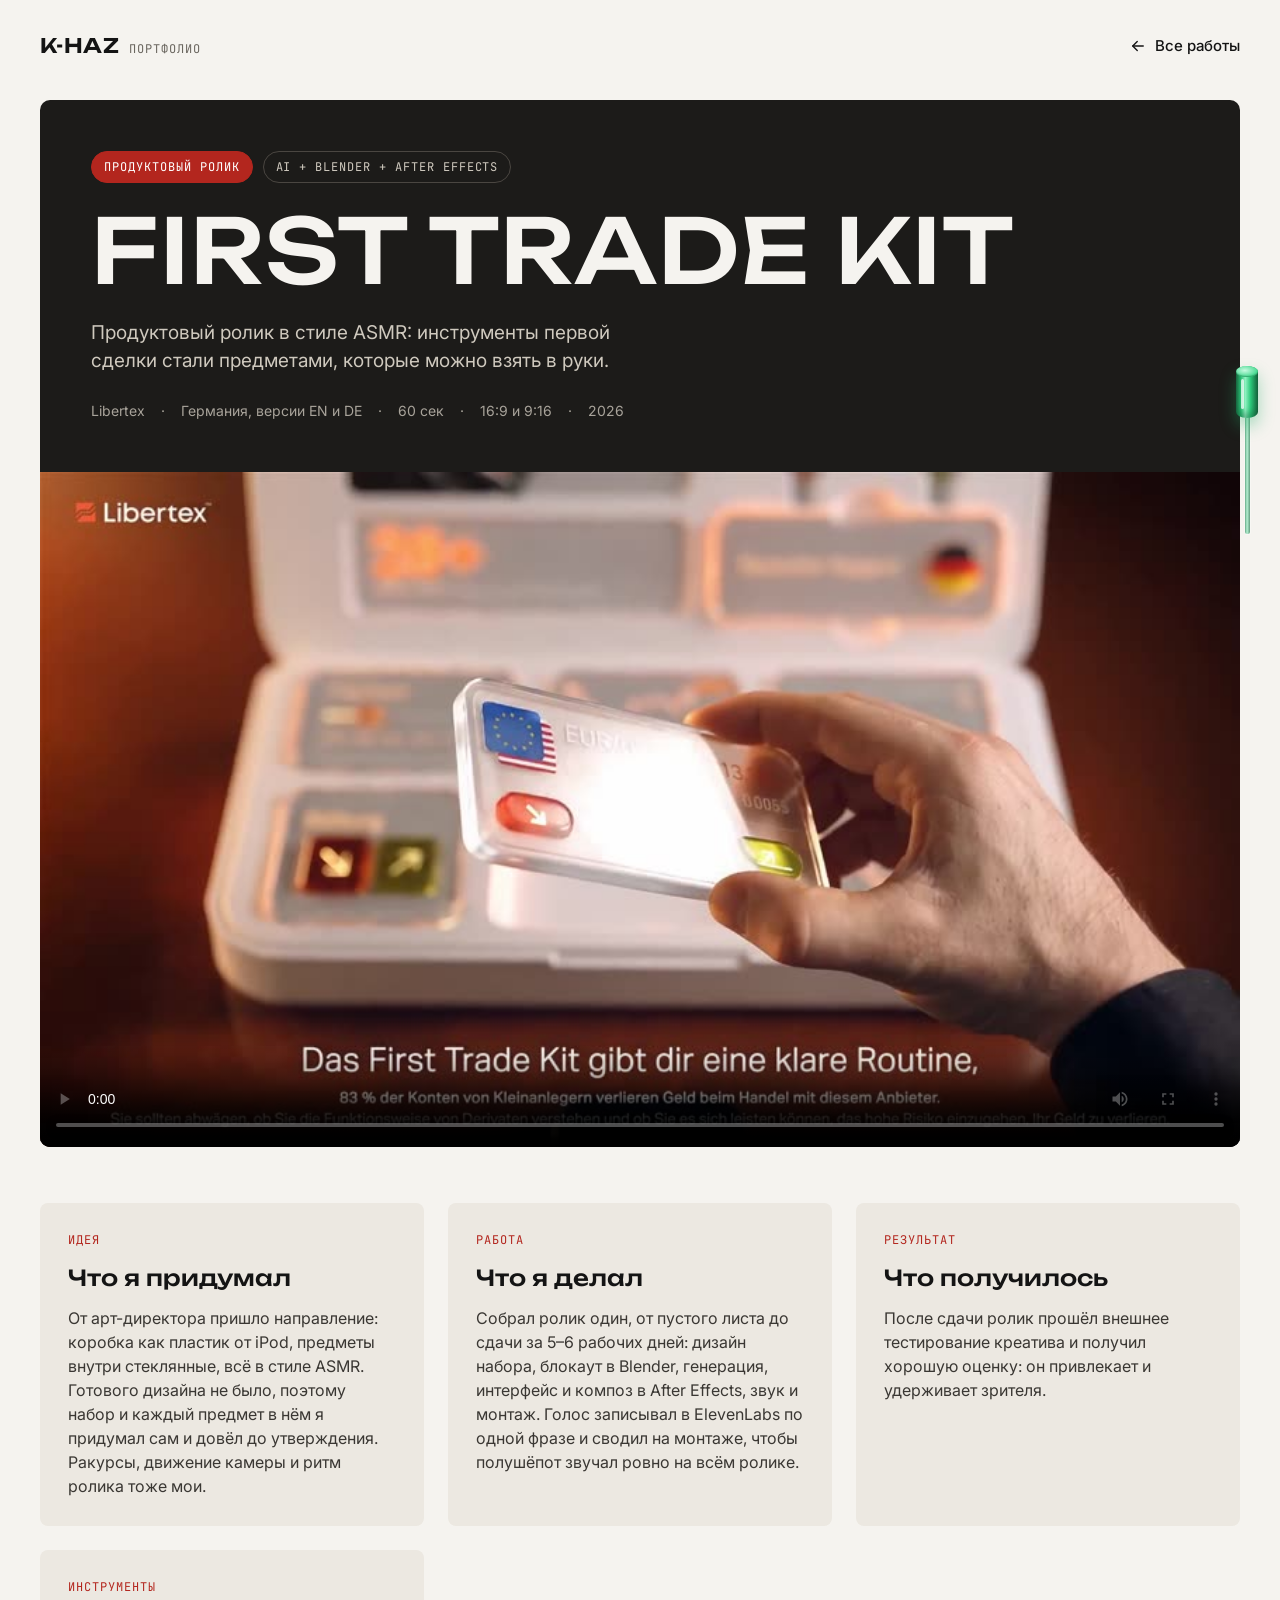
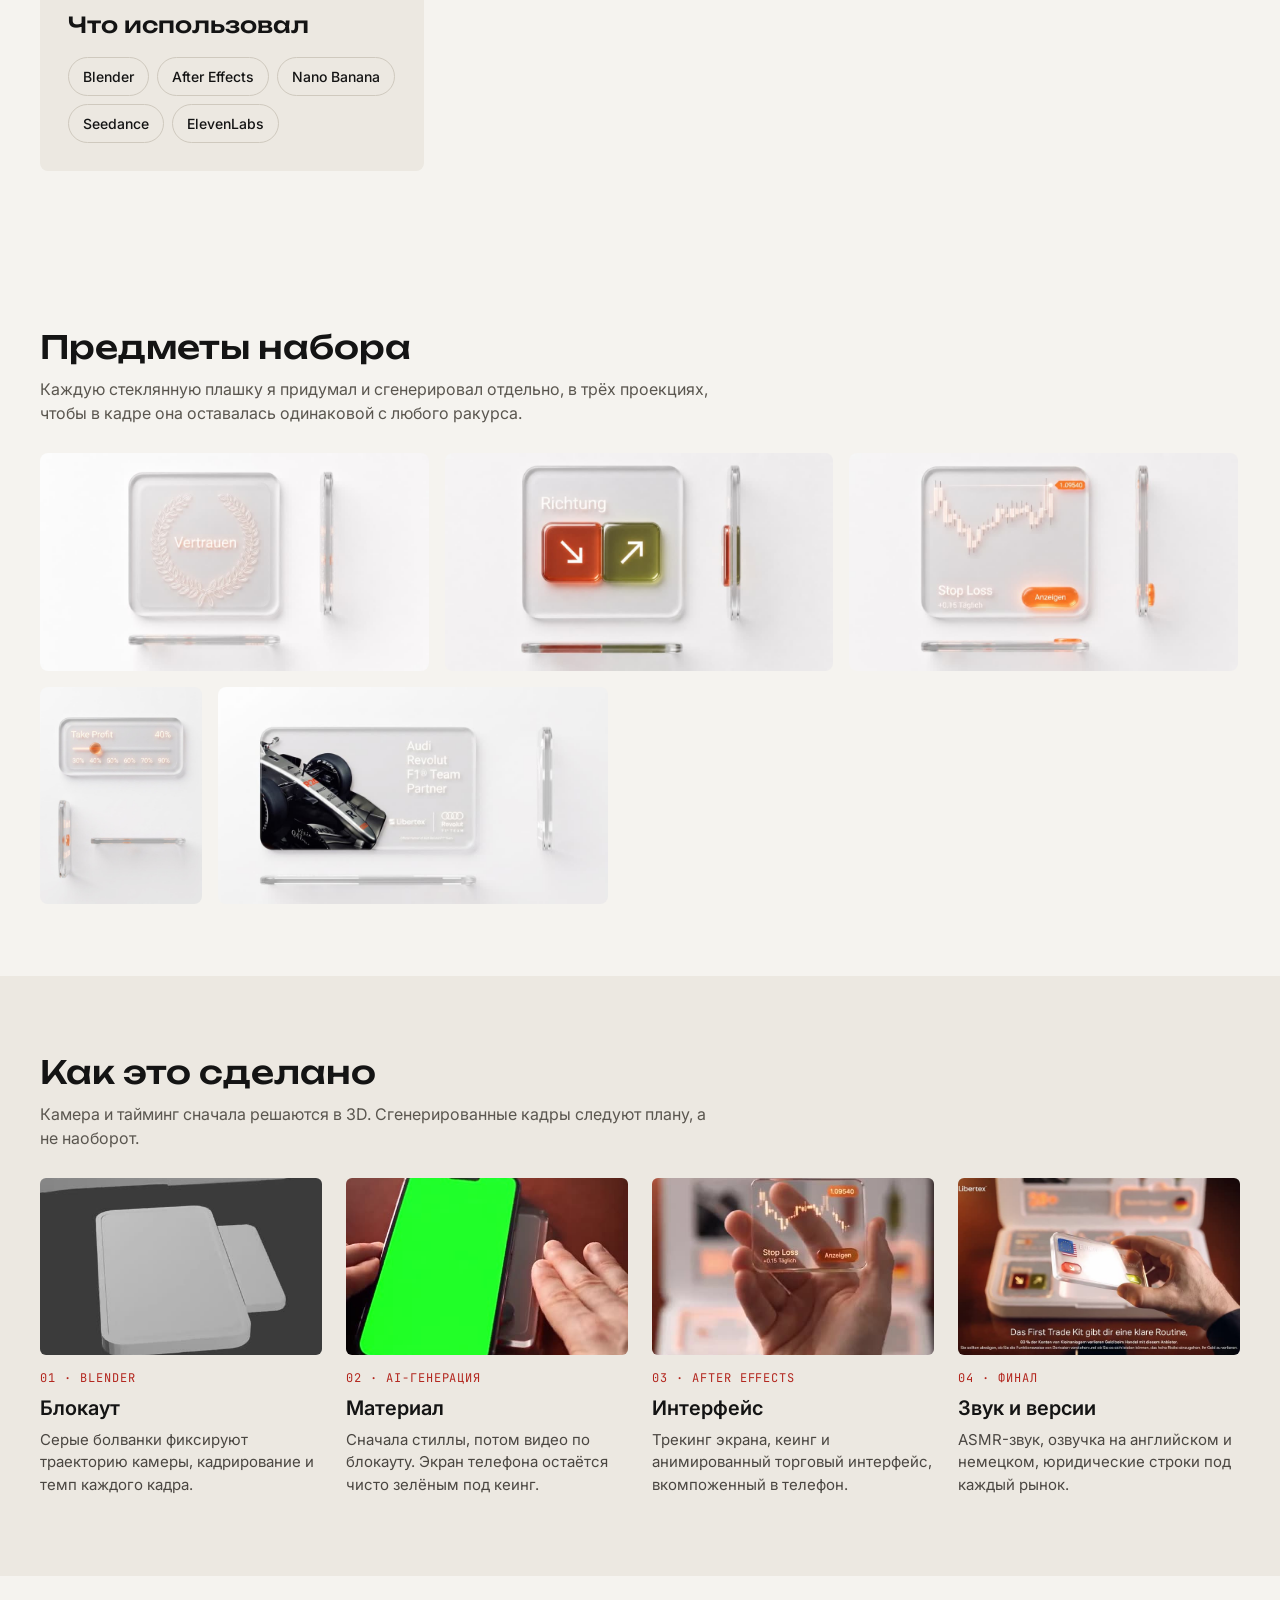
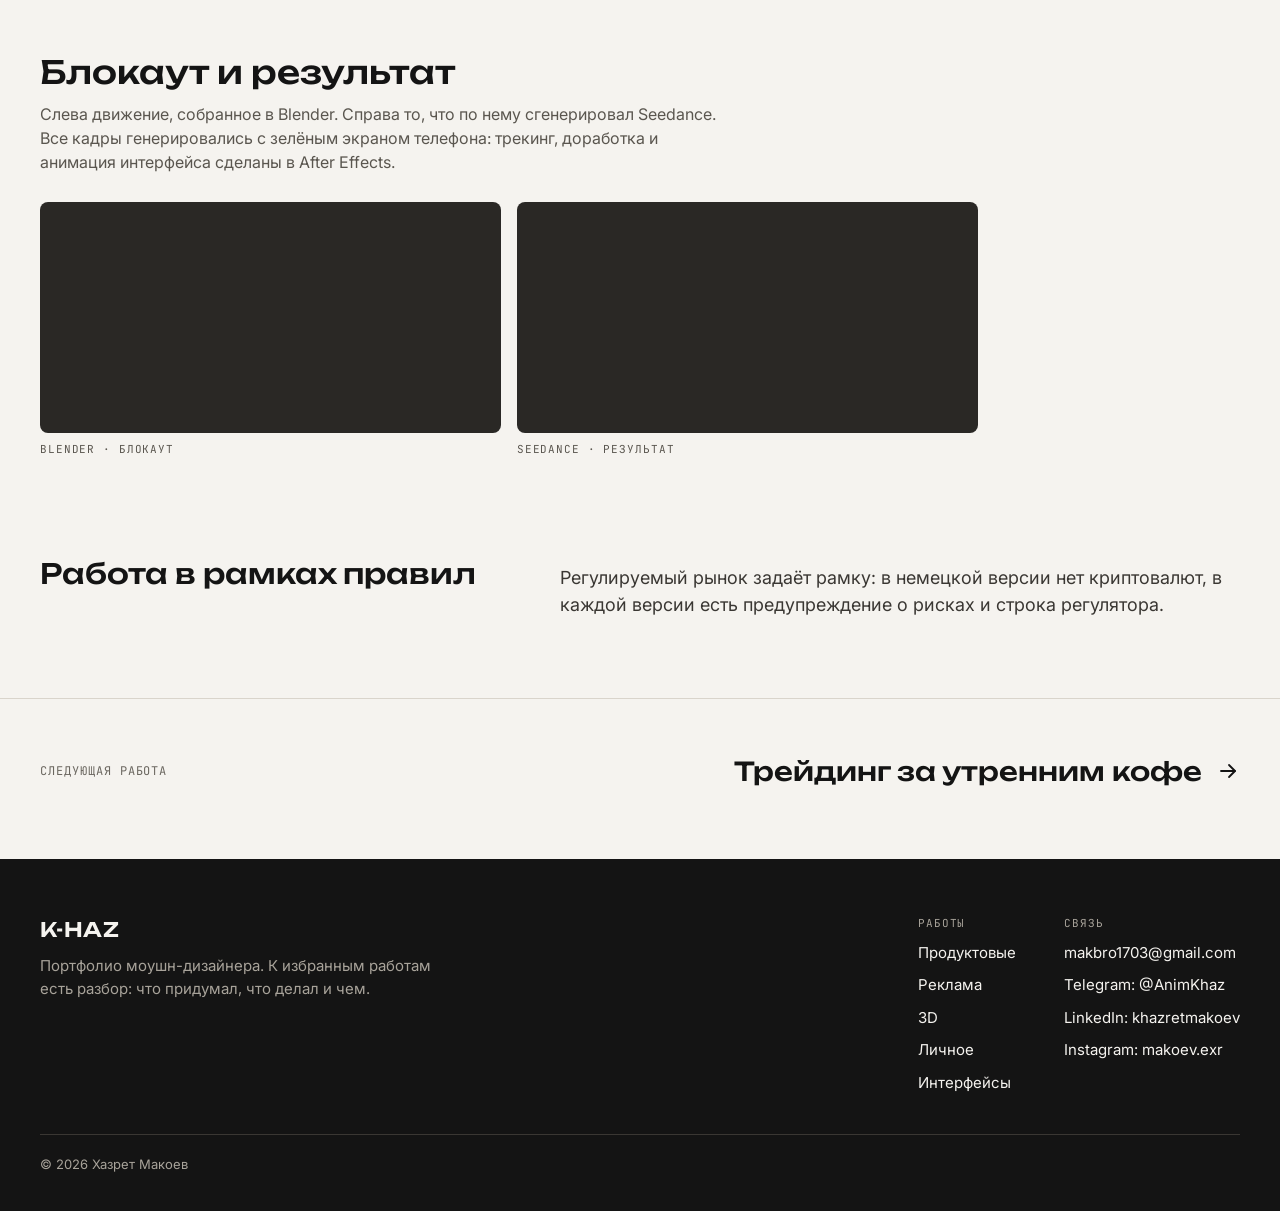
<file: docs/work/first-trade-kit.html>
<!doctype html>
<html lang="ru">
<head>
<meta charset="utf-8">
<meta name="viewport" content="width=device-width, initial-scale=1">
<meta name="robots" content="noindex, nofollow">
<title>First Trade Kit — K-HAZ</title>
<meta name="description" content="Продуктовый ролик в стиле ASMR: инструменты первой сделки стали предметами, которые можно взять в руки.">
<link rel="preconnect" href="https://fonts.googleapis.com"><link rel="preconnect" href="https://fonts.gstatic.com" crossorigin><link href="https://fonts.googleapis.com/css2?family=Unbounded:wght@500;600&family=Inter:wght@400;500;600&family=JetBrains+Mono:wght@400;500&display=swap" rel="stylesheet">
<link rel="stylesheet" href="../css/site.css?v=14c62936">
</head>
<body>
<header class="wrap top">
  <a class="brand" href="../index.html"><span class="brand-name">K-HAZ</span><span class="mono dim">ПОРТФОЛИО</span></a>
  <a class="back" href="../index.html#product"><svg width="18" height="18" viewBox="0 0 24 24" fill="none" stroke="currentColor" stroke-width="1.8" stroke-linecap="round" stroke-linejoin="round" aria-hidden="true"><path d="M19 12H5"/><path d="M11 6l-6 6 6 6"/></svg>Все работы</a>
</header>
<main>
<section class="wrap hero-wrap">
  <div class="hero">
    <div class="hero-text">
      <div class="badges mono"><span class="badge badge-red">ПРОДУКТОВЫЙ РОЛИК</span><span class="badge">AI + BLENDER + AFTER EFFECTS</span></div>
      <h1 class="hero-title">FIRST TRADE KIT</h1>
      <p>Продуктовый ролик в стиле ASMR: инструменты первой сделки стали предметами, которые можно взять в руки.</p>
      <div class="meta"><span>Libertex</span><span>·</span><span>Германия, версии EN и DE</span><span>·</span><span>60 сек</span><span>·</span><span>16:9 и 9:16</span><span>·</span><span>2026</span></div>
    </div>
    <video class="player" controls playsinline preload="metadata" poster="../media/v/ftk-main.jpg" src="../media/v/ftk-main.mp4"></video>
  </div>
</section>
<section class="wrap trio"><div class="tile"><span class="mono red">ИДЕЯ</span><h2>Что я придумал</h2><p>От арт-директора пришло направление: коробка как пластик от iPod, предметы внутри стеклянные, всё в стиле ASMR. Готового дизайна не было, поэтому набор и каждый предмет в нём я придумал сам и довёл до утверждения. Ракурсы, движение камеры и ритм ролика тоже мои.</p></div><div class="tile"><span class="mono red">РАБОТА</span><h2>Что я делал</h2><p>Собрал ролик один, от пустого листа до сдачи за 5–6 рабочих дней: дизайн набора, блокаут в Blender, генерация, интерфейс и композ в After Effects, звук и монтаж. Голос записывал в ElevenLabs по одной фразе и сводил на монтаже, чтобы полушёпот звучал ровно на всём ролике.</p></div><div class="tile"><span class="mono red">РЕЗУЛЬТАТ</span><h2>Что получилось</h2><p>После сдачи ролик прошёл внешнее тестирование креатива и получил хорошую оценку: он привлекает и удерживает зрителя.</p></div><div class="tile"><span class="mono red">ИНСТРУМЕНТЫ</span><h2>Что использовал</h2><ul class="chips"><li>Blender</li><li>After Effects</li><li>Nano Banana</li><li>Seedance</li><li>ElevenLabs</li></ul></div></section>
<section class="wrap cmp"><div class="sec-head"><h2>Предметы набора</h2><span>Каждую стеклянную плашку я придумал и сгенерировал отдельно, в трёх проекциях, чтобы в кадре она оставалась одинаковой с любого ракурса.</span></div><div class="items"><img src="../media/ftk/item-1.jpg" alt="" loading="lazy"><img src="../media/ftk/item-2.jpg" alt="" loading="lazy"><img src="../media/ftk/item-4.jpg" alt="" loading="lazy"><img src="../media/ftk/item-5.jpg" alt="" loading="lazy"><img src="../media/ftk/item-3.jpg" alt="" loading="lazy"></div></section>
<section id="process" class="sec sec-band">
  <div class="wrap sec-in">
    <div class="sec-head"><h2>Как это сделано</h2><span>Камера и тайминг сначала решаются в 3D. Сгенерированные кадры следуют плану, а не наоборот.</span></div>
    <ol class="steps"><li><img class="step-pic" src="../media/v/ftk-block-a.jpg" alt="" loading="lazy">
<span class="mono red">01 · BLENDER</span><span class="step-title">Блокаут</span><span class="step-text">Серые болванки фиксируют траекторию камеры, кадрирование и темп каждого кадра.</span></li><li><img class="step-pic" src="../media/v/ftk-seedance.jpg" alt="" loading="lazy">
<span class="mono red">02 · AI-ГЕНЕРАЦИЯ</span><span class="step-title">Материал</span><span class="step-text">Сначала стиллы, потом видео по блокауту. Экран телефона остаётся чисто зелёным под кеинг.</span></li><li><img class="step-pic" src="../media/v/ftk-vertical.jpg" alt="" loading="lazy">
<span class="mono red">03 · AFTER EFFECTS</span><span class="step-title">Интерфейс</span><span class="step-text">Трекинг экрана, кеинг и анимированный торговый интерфейс, вкомпоженный в телефон.</span></li><li><img class="step-pic" src="../media/v/ftk-main.jpg" alt="" loading="lazy">
<span class="mono red">04 · ФИНАЛ</span><span class="step-title">Звук и версии</span><span class="step-text">ASMR-звук, озвучка на английском и немецком, юридические строки под каждый рынок.</span></li></ol>
  </div>
</section>
<section class="wrap cmp"><div class="sec-head"><h2>Блокаут и результат</h2><span>Слева движение, собранное в Blender. Справа то, что по нему сгенерировал Seedance. Все кадры генерировались с зелёным экраном телефона: трекинг, доработка и анимация интерфейса сделаны в After Effects.</span></div><div class="loops"><figure class="loop"><video src="../media/v/ftk-block-b.mp4" muted loop autoplay playsinline preload="metadata"></video><figcaption class="mono">BLENDER · БЛОКАУТ</figcaption></figure><figure class="loop"><video src="../media/v/ftk-seedance.mp4" muted loop autoplay playsinline preload="metadata"></video><figcaption class="mono">SEEDANCE · РЕЗУЛЬТАТ</figcaption></figure></div></section>
<section class="wrap note"><h2>Работа в рамках правил</h2><p>Регулируемый рынок задаёт рамку: в немецкой версии нет криптовалют, в каждой версии есть предупреждение о рисках и строка регулятора.</p></section>
<section class="next">
  <div class="wrap next-in"><span class="mono dim">СЛЕДУЮЩАЯ РАБОТА</span><a href="morning-coffee.html">Трейдинг за утренним кофе<svg width="24" height="24" viewBox="0 0 24 24" fill="none" stroke="currentColor" stroke-width="1.8" stroke-linecap="round" stroke-linejoin="round" aria-hidden="true"><path d="M5 12h14"/><path d="M13 6l6 6-6 6"/></svg></a></div>
</section>
</main>
<footer class="foot" id="contact">
  <div class="wrap foot-in">
    <div class="foot-cols">
      <div class="foot-about"><span class="brand-name">K-HAZ</span><span>Портфолио моушн-дизайнера. К избранным работам есть разбор: что придумал, что делал и чем.</span></div>
      <div class="foot-links">
        <div><span class="mono">РАБОТЫ</span><a href="../index.html#product">Продуктовые</a><a href="../index.html#ads">Реклама</a><a href="../index.html#3d">3D</a><a href="../index.html#personal">Личное</a><a href="../index.html#ui">Интерфейсы</a></div>
        <div><span class="mono">СВЯЗЬ</span><a href="mailto:makbro1703@gmail.com">makbro1703@gmail.com</a><a href="https://t.me/AnimKhaz">Telegram: @AnimKhaz</a><a href="https://www.linkedin.com/in/khazretmakoev/">LinkedIn: khazretmakoev</a><a href="https://www.instagram.com/makoev.exr/">Instagram: makoev.exr</a></div>
      </div>
    </div>
    <div class="foot-copy">© 2026 Хазрет Макоев</div>
  </div>
</footer>
<div class="scroll-candle" aria-hidden="true"><span class="sc-wick"></span><span class="sc-body"></span></div>
<script>
(function(){var el=document.querySelector('.scroll-candle');if(!el)return;var t=false;
function u(){t=false;var d=document.documentElement;var m=d.scrollHeight-d.clientHeight;
var p=m>0?Math.min(1,Math.max(0,d.scrollTop/m)):0;var c=Math.min(1,Math.max(0,(p-0.38)/0.24));c=c*c*(3-2*c);
el.style.setProperty('--p',p.toFixed(3));el.style.setProperty('--c',c.toFixed(3));}
function r(){if(!t){t=true;requestAnimationFrame(u);}}
addEventListener('scroll',r,{passive:true});addEventListener('resize',r);u();})();
</script>
</body>
</html>
</file>
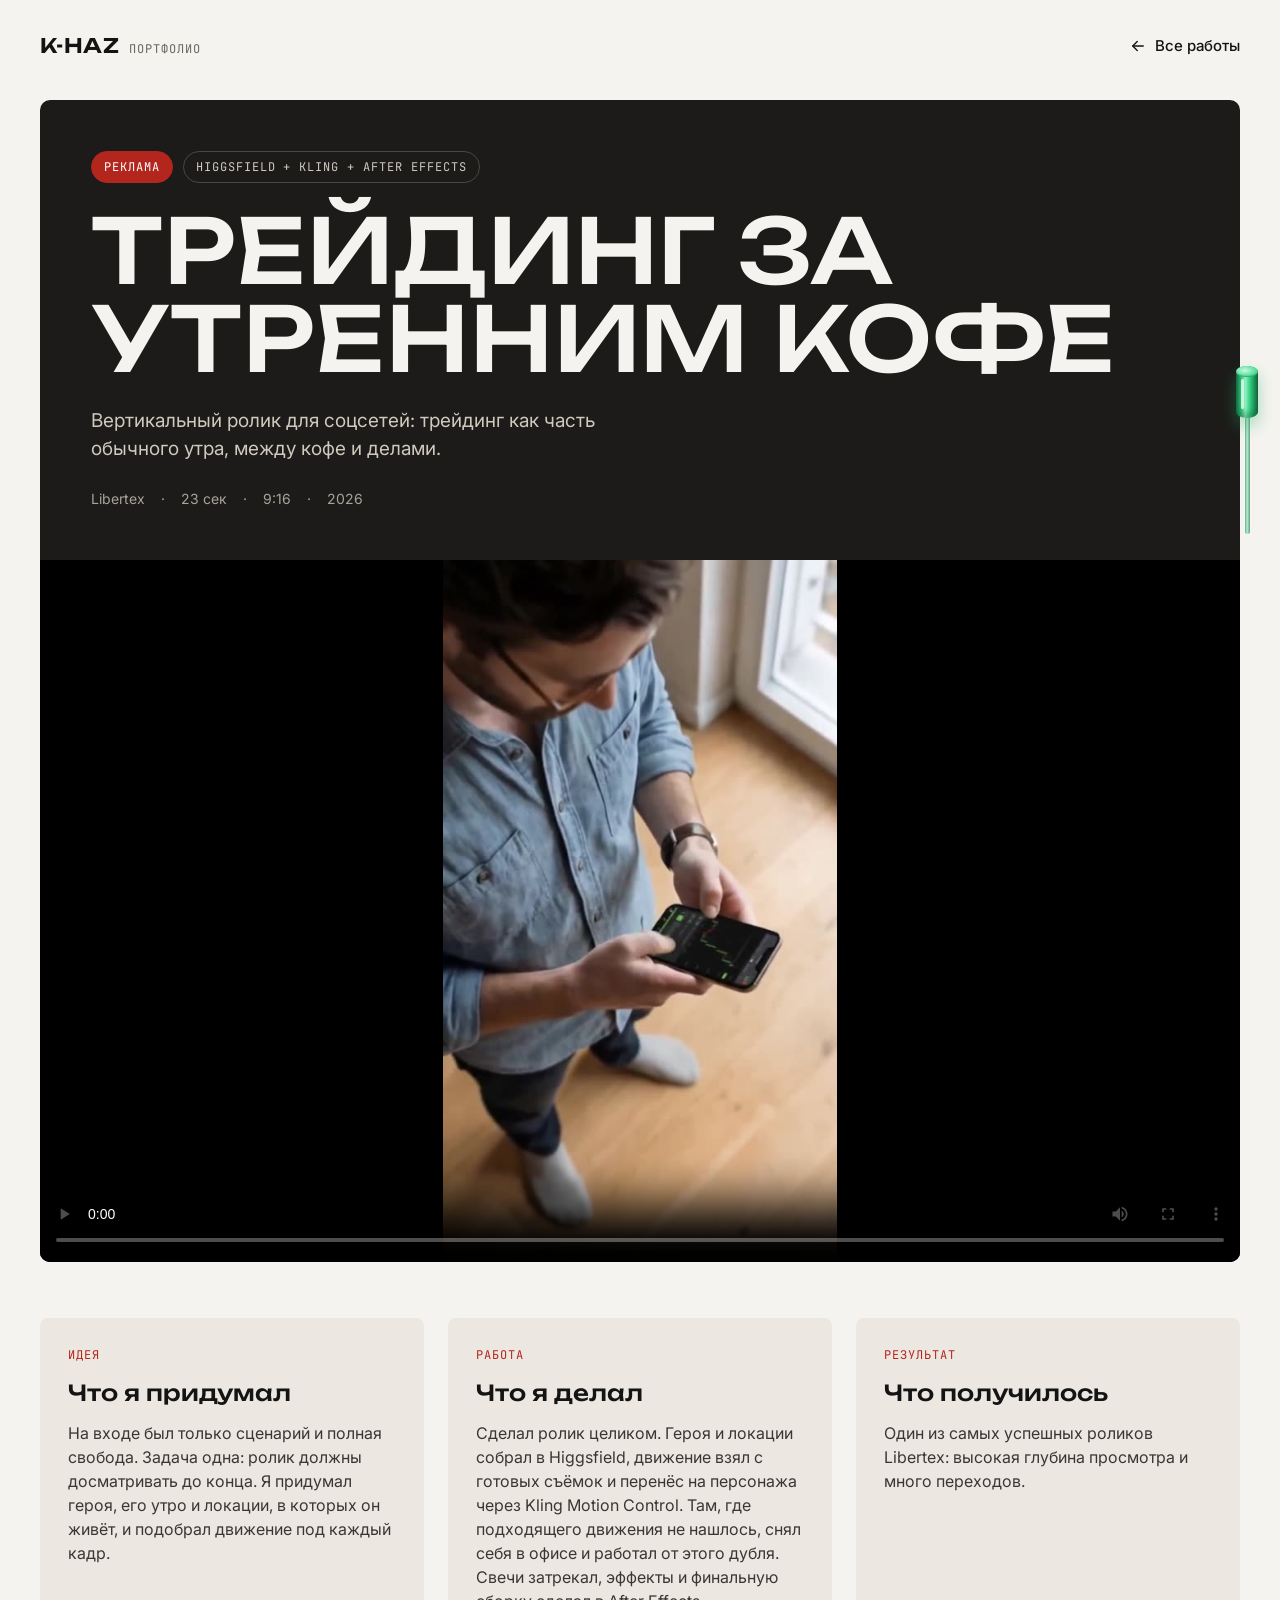
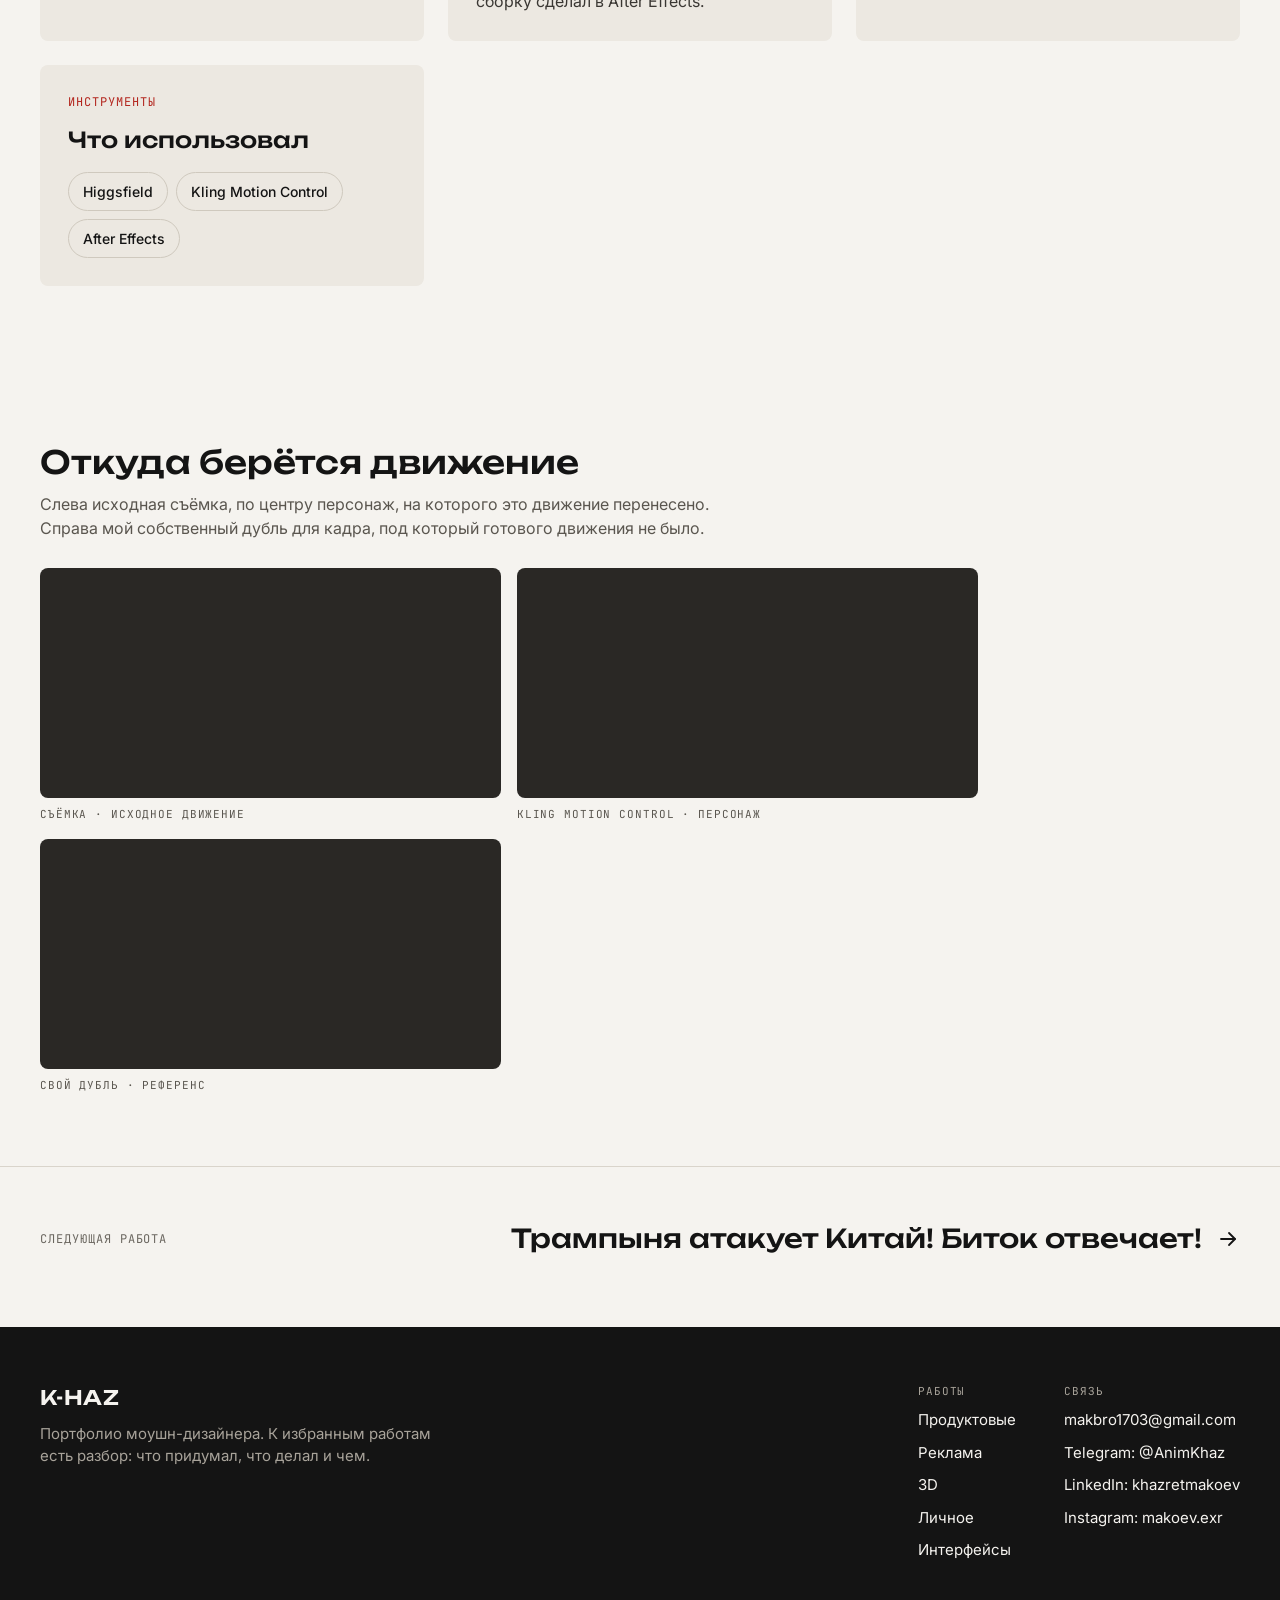
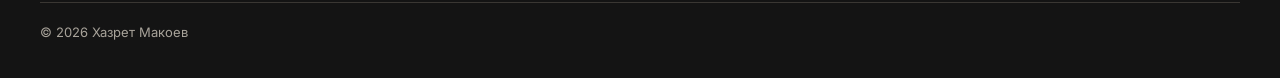
<file: docs/work/morning-coffee.html>
<!doctype html>
<html lang="ru">
<head>
<meta charset="utf-8">
<meta name="viewport" content="width=device-width, initial-scale=1">
<meta name="robots" content="noindex, nofollow">
<title>Трейдинг за утренним кофе — K-HAZ</title>
<meta name="description" content="Вертикальный ролик для соцсетей: трейдинг как часть обычного утра, между кофе и делами.">
<link rel="preconnect" href="https://fonts.googleapis.com"><link rel="preconnect" href="https://fonts.gstatic.com" crossorigin><link href="https://fonts.googleapis.com/css2?family=Unbounded:wght@500;600&family=Inter:wght@400;500;600&family=JetBrains+Mono:wght@400;500&display=swap" rel="stylesheet">
<link rel="stylesheet" href="../css/site.css?v=14c62936">
</head>
<body>
<header class="wrap top">
  <a class="brand" href="../index.html"><span class="brand-name">K-HAZ</span><span class="mono dim">ПОРТФОЛИО</span></a>
  <a class="back" href="../index.html#ads"><svg width="18" height="18" viewBox="0 0 24 24" fill="none" stroke="currentColor" stroke-width="1.8" stroke-linecap="round" stroke-linejoin="round" aria-hidden="true"><path d="M19 12H5"/><path d="M11 6l-6 6 6 6"/></svg>Все работы</a>
</header>
<main>
<section class="wrap hero-wrap">
  <div class="hero">
    <div class="hero-text">
      <div class="badges mono"><span class="badge badge-red">РЕКЛАМА</span><span class="badge">HIGGSFIELD + KLING + AFTER EFFECTS</span></div>
      <h1 class="hero-title">ТРЕЙДИНГ ЗА УТРЕННИМ КОФЕ</h1>
      <p>Вертикальный ролик для соцсетей: трейдинг как часть обычного утра, между кофе и делами.</p>
      <div class="meta"><span>Libertex</span><span>·</span><span>23 сек</span><span>·</span><span>9:16</span><span>·</span><span>2026</span></div>
    </div>
    <video class="player player-v" controls playsinline preload="metadata" poster="../media/v/morning-coffee.jpg" src="../media/v/morning-coffee.mp4"></video>
  </div>
</section>
<section class="wrap trio"><div class="tile"><span class="mono red">ИДЕЯ</span><h2>Что я придумал</h2><p>На входе был только сценарий и полная свобода. Задача одна: ролик должны досматривать до конца. Я придумал героя, его утро и локации, в которых он живёт, и подобрал движение под каждый кадр.</p></div><div class="tile"><span class="mono red">РАБОТА</span><h2>Что я делал</h2><p>Сделал ролик целиком. Героя и локации собрал в Higgsfield, движение взял с готовых съёмок и перенёс на персонажа через Kling Motion Control. Там, где подходящего движения не нашлось, снял себя в офисе и работал от этого дубля. Свечи затрекал, эффекты и финальную сборку сделал в After Effects.</p></div><div class="tile"><span class="mono red">РЕЗУЛЬТАТ</span><h2>Что получилось</h2><p>Один из самых успешных роликов Libertex: высокая глубина просмотра и много переходов.</p></div><div class="tile"><span class="mono red">ИНСТРУМЕНТЫ</span><h2>Что использовал</h2><ul class="chips"><li>Higgsfield</li><li>Kling Motion Control</li><li>After Effects</li></ul></div></section>


<section class="wrap cmp"><div class="sec-head"><h2>Откуда берётся движение</h2><span>Слева исходная съёмка, по центру персонаж, на которого это движение перенесено. Справа мой собственный дубль для кадра, под который готового движения не было.</span></div><div class="loops"><figure class="loop"><video src="../media/v/coffee-stock.mp4" muted loop autoplay playsinline preload="metadata"></video><figcaption class="mono">СЪЁМКА · ИСХОДНОЕ ДВИЖЕНИЕ</figcaption></figure><figure class="loop"><video src="../media/v/coffee-chroma.mp4" muted loop autoplay playsinline preload="metadata"></video><figcaption class="mono">KLING MOTION CONTROL · ПЕРСОНАЖ</figcaption></figure><figure class="loop"><video src="../media/v/coffee-ref.mp4" muted loop autoplay playsinline preload="metadata"></video><figcaption class="mono">СВОЙ ДУБЛЬ · РЕФЕРЕНС</figcaption></figure></div></section>

<section class="next">
  <div class="wrap next-in"><span class="mono dim">СЛЕДУЮЩАЯ РАБОТА</span><a href="series.html">Трампыня атакует Китай! Биток отвечает!<svg width="24" height="24" viewBox="0 0 24 24" fill="none" stroke="currentColor" stroke-width="1.8" stroke-linecap="round" stroke-linejoin="round" aria-hidden="true"><path d="M5 12h14"/><path d="M13 6l6 6-6 6"/></svg></a></div>
</section>
</main>
<footer class="foot" id="contact">
  <div class="wrap foot-in">
    <div class="foot-cols">
      <div class="foot-about"><span class="brand-name">K-HAZ</span><span>Портфолио моушн-дизайнера. К избранным работам есть разбор: что придумал, что делал и чем.</span></div>
      <div class="foot-links">
        <div><span class="mono">РАБОТЫ</span><a href="../index.html#product">Продуктовые</a><a href="../index.html#ads">Реклама</a><a href="../index.html#3d">3D</a><a href="../index.html#personal">Личное</a><a href="../index.html#ui">Интерфейсы</a></div>
        <div><span class="mono">СВЯЗЬ</span><a href="mailto:makbro1703@gmail.com">makbro1703@gmail.com</a><a href="https://t.me/AnimKhaz">Telegram: @AnimKhaz</a><a href="https://www.linkedin.com/in/khazretmakoev/">LinkedIn: khazretmakoev</a><a href="https://www.instagram.com/makoev.exr/">Instagram: makoev.exr</a></div>
      </div>
    </div>
    <div class="foot-copy">© 2026 Хазрет Макоев</div>
  </div>
</footer>
<div class="scroll-candle" aria-hidden="true"><span class="sc-wick"></span><span class="sc-body"></span></div>
<script>
(function(){var el=document.querySelector('.scroll-candle');if(!el)return;var t=false;
function u(){t=false;var d=document.documentElement;var m=d.scrollHeight-d.clientHeight;
var p=m>0?Math.min(1,Math.max(0,d.scrollTop/m)):0;var c=Math.min(1,Math.max(0,(p-0.38)/0.24));c=c*c*(3-2*c);
el.style.setProperty('--p',p.toFixed(3));el.style.setProperty('--c',c.toFixed(3));}
function r(){if(!t){t=true;requestAnimationFrame(u);}}
addEventListener('scroll',r,{passive:true});addEventListener('resize',r);u();})();
</script>
</body>
</html>
</file>
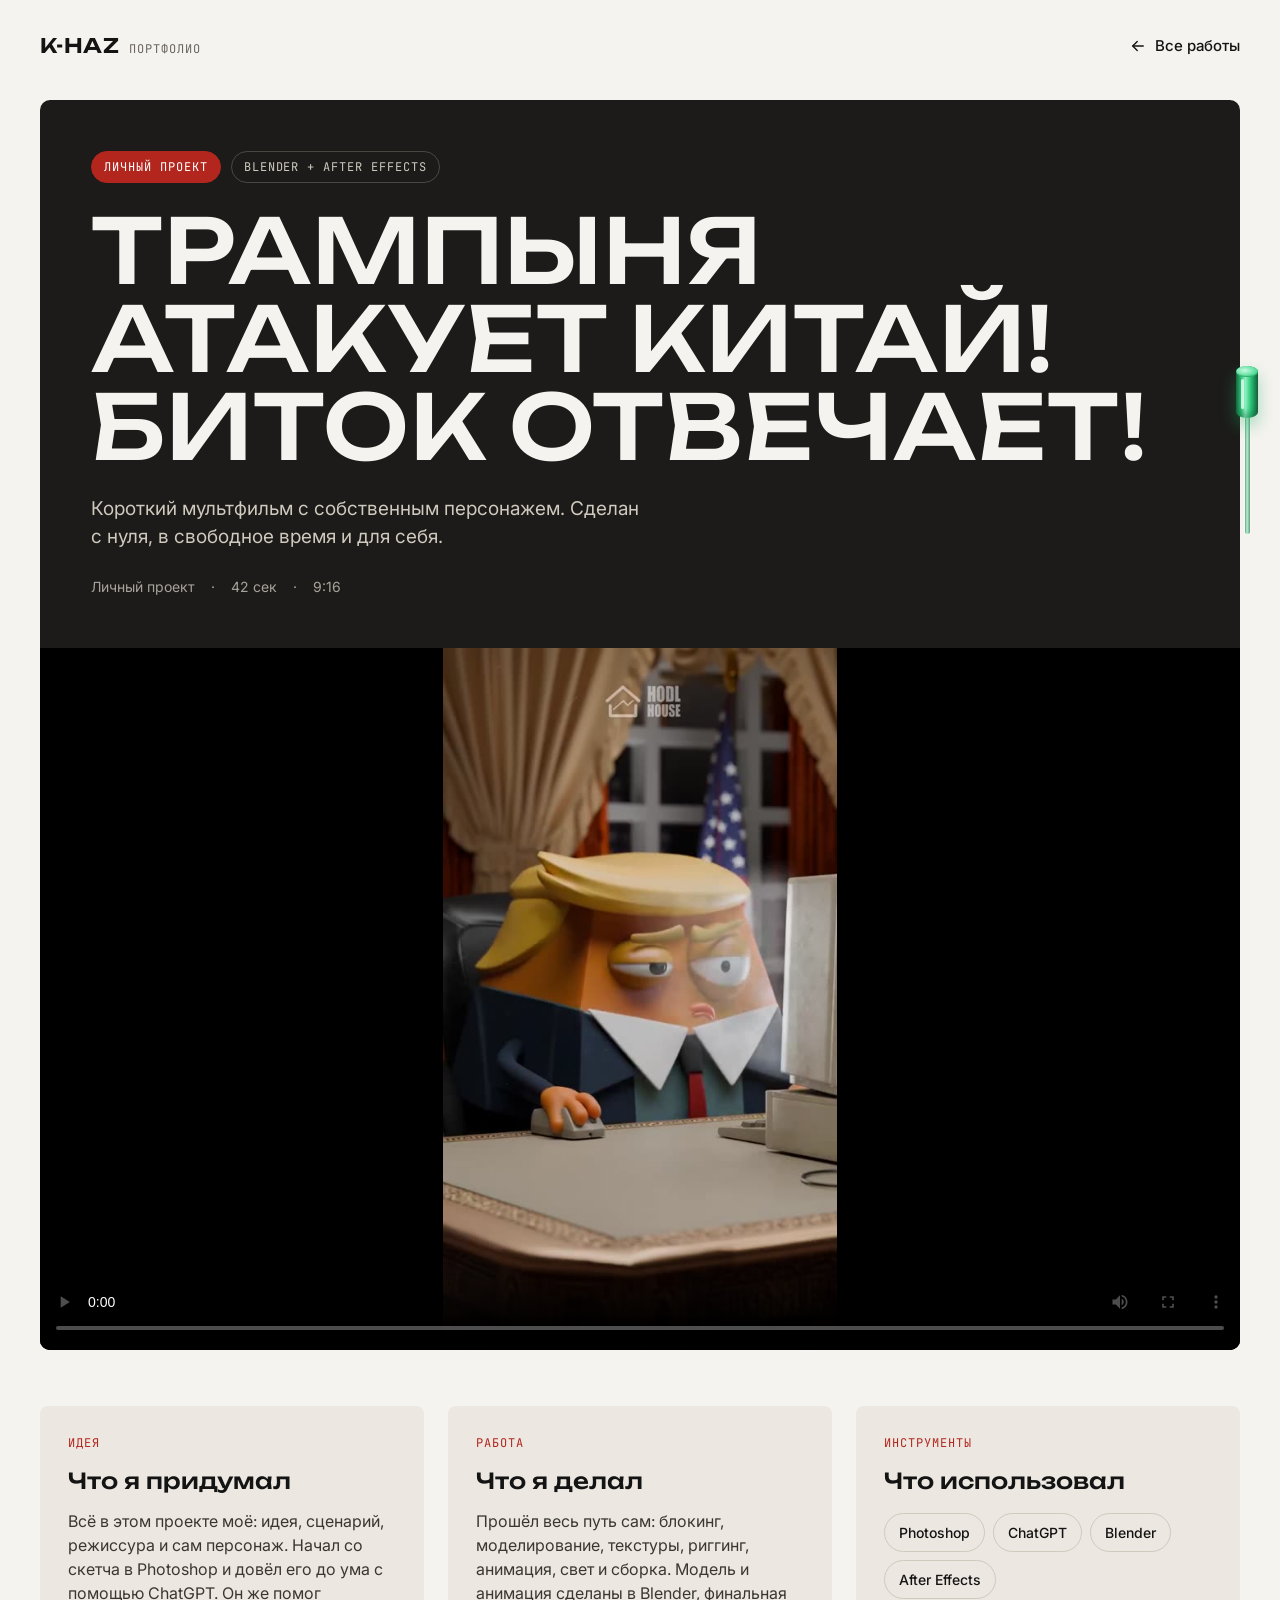
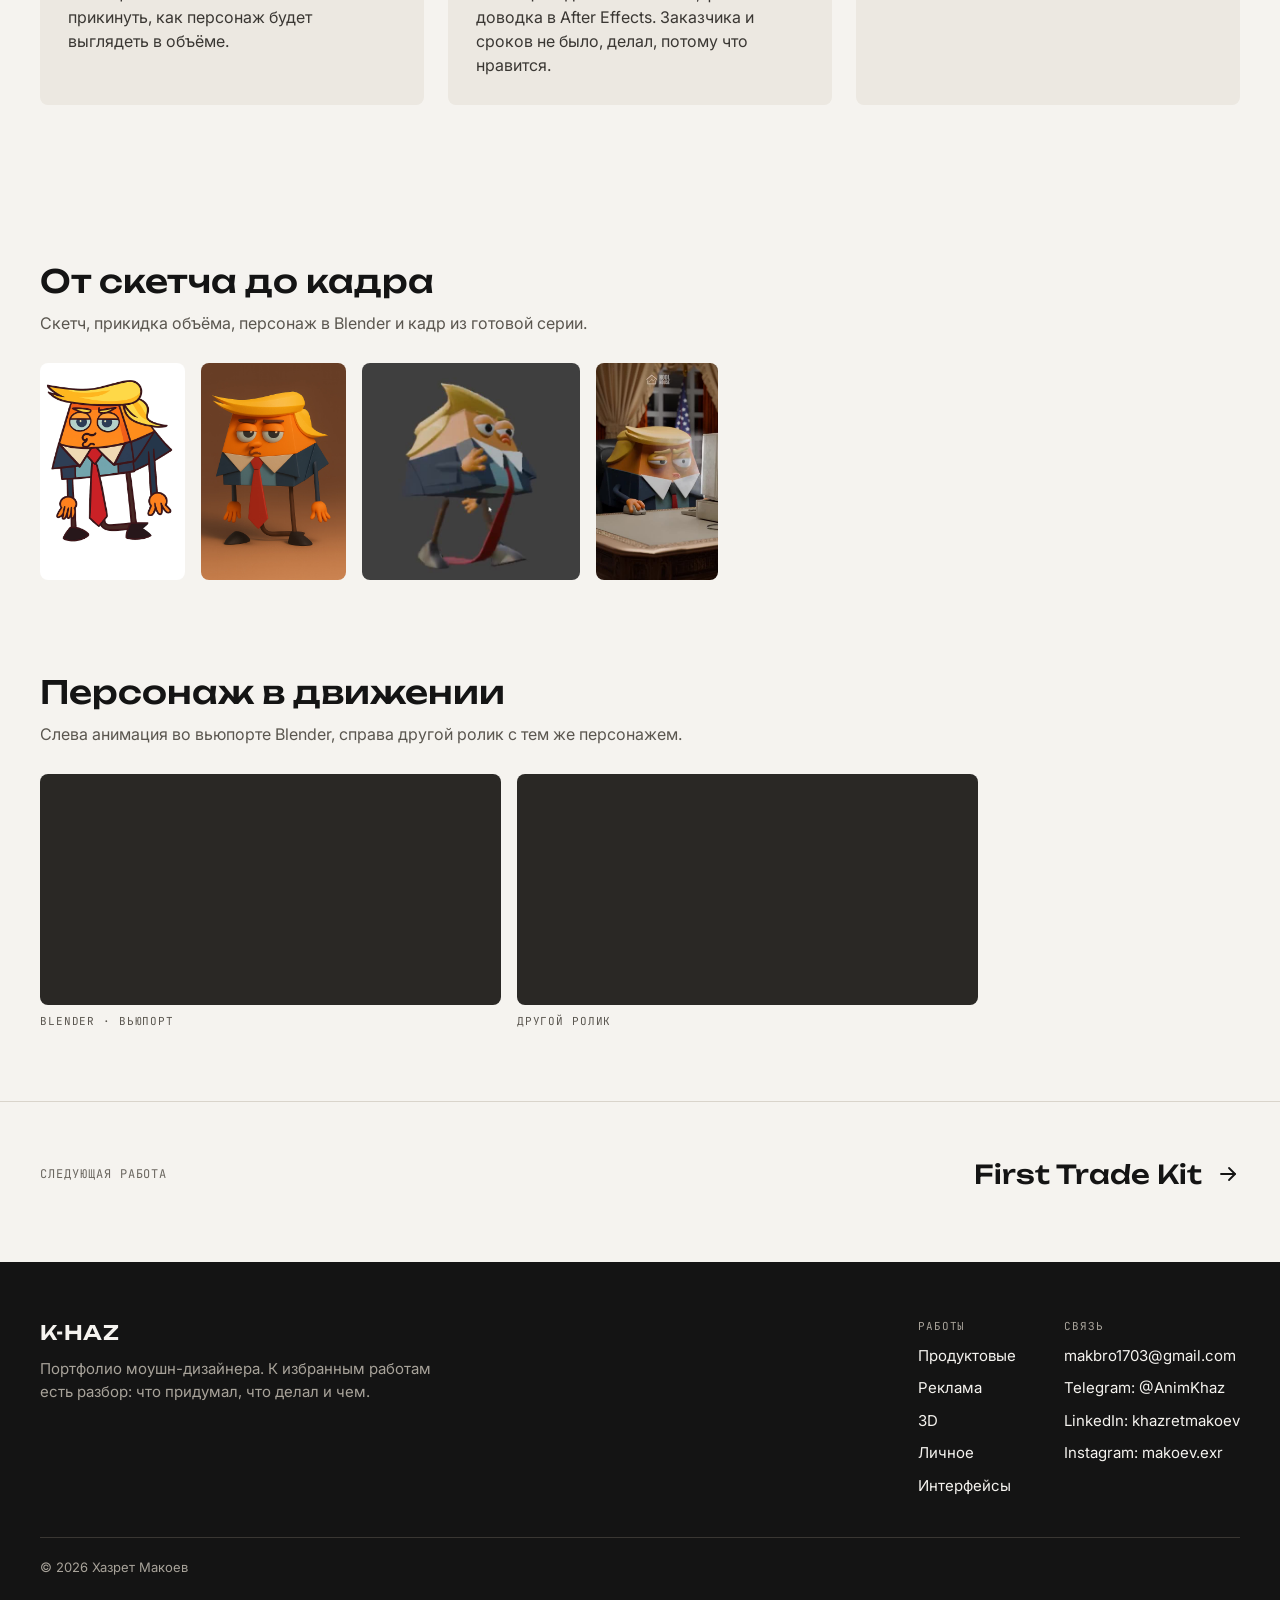
<file: docs/work/series.html>
<!doctype html>
<html lang="ru">
<head>
<meta charset="utf-8">
<meta name="viewport" content="width=device-width, initial-scale=1">
<meta name="robots" content="noindex, nofollow">
<title>Трампыня атакует Китай! Биток отвечает! — K-HAZ</title>
<meta name="description" content="Короткий мультфильм с собственным персонажем. Сделан с нуля, в свободное время и для себя.">
<link rel="preconnect" href="https://fonts.googleapis.com"><link rel="preconnect" href="https://fonts.gstatic.com" crossorigin><link href="https://fonts.googleapis.com/css2?family=Unbounded:wght@500;600&family=Inter:wght@400;500;600&family=JetBrains+Mono:wght@400;500&display=swap" rel="stylesheet">
<link rel="stylesheet" href="../css/site.css?v=14c62936">
</head>
<body>
<header class="wrap top">
  <a class="brand" href="../index.html"><span class="brand-name">K-HAZ</span><span class="mono dim">ПОРТФОЛИО</span></a>
  <a class="back" href="../index.html#personal"><svg width="18" height="18" viewBox="0 0 24 24" fill="none" stroke="currentColor" stroke-width="1.8" stroke-linecap="round" stroke-linejoin="round" aria-hidden="true"><path d="M19 12H5"/><path d="M11 6l-6 6 6 6"/></svg>Все работы</a>
</header>
<main>
<section class="wrap hero-wrap">
  <div class="hero">
    <div class="hero-text">
      <div class="badges mono"><span class="badge badge-red">ЛИЧНЫЙ ПРОЕКТ</span><span class="badge">BLENDER + AFTER EFFECTS</span></div>
      <h1 class="hero-title">ТРАМПЫНЯ АТАКУЕТ КИТАЙ! БИТОК ОТВЕЧАЕТ!</h1>
      <p>Короткий мультфильм с собственным персонажем. Сделан с нуля, в свободное время и для себя.</p>
      <div class="meta"><span>Личный проект</span><span>·</span><span>42 сек</span><span>·</span><span>9:16</span></div>
    </div>
    <video class="player player-v" controls playsinline preload="metadata" poster="../media/v/p-series.jpg" src="../media/v/p-series.mp4"></video>
  </div>
</section>
<section class="wrap trio"><div class="tile"><span class="mono red">ИДЕЯ</span><h2>Что я придумал</h2><p>Всё в этом проекте моё: идея, сценарий, режиссура и сам персонаж. Начал со скетча в Photoshop и довёл его до ума с помощью ChatGPT. Он же помог прикинуть, как персонаж будет выглядеть в объёме.</p></div><div class="tile"><span class="mono red">РАБОТА</span><h2>Что я делал</h2><p>Прошёл весь путь сам: блокинг, моделирование, текстуры, риггинг, анимация, свет и сборка. Модель и анимация сделаны в Blender, финальная доводка в After Effects. Заказчика и сроков не было, делал, потому что нравится.</p></div><div class="tile"><span class="mono red">ИНСТРУМЕНТЫ</span><h2>Что использовал</h2><ul class="chips"><li>Photoshop</li><li>ChatGPT</li><li>Blender</li><li>After Effects</li></ul></div></section>
<section class="wrap cmp"><div class="sec-head"><h2>От скетча до кадра</h2><span>Скетч, прикидка объёма, персонаж в Blender и кадр из готовой серии.</span></div><div class="items"><img src="../media/series/s-3.jpg" alt="" loading="lazy"><img src="../media/series/s-4.jpg" alt="" loading="lazy"><img src="../media/v/p-character.jpg" alt="" loading="lazy"><img src="../media/v/p-series.jpg" alt="" loading="lazy"></div></section>

<section class="wrap cmp"><div class="sec-head"><h2>Персонаж в движении</h2><span>Слева анимация во вьюпорте Blender, справа другой ролик с тем же персонажем.</span></div><div class="loops"><figure class="loop"><video src="../media/v/p-character.mp4" muted loop autoplay playsinline preload="metadata"></video><figcaption class="mono">BLENDER · ВЬЮПОРТ</figcaption></figure><figure class="loop"><video src="../media/v/p-bitcoin.mp4" muted loop autoplay playsinline preload="metadata"></video><figcaption class="mono">ДРУГОЙ РОЛИК</figcaption></figure></div></section>

<section class="next">
  <div class="wrap next-in"><span class="mono dim">СЛЕДУЮЩАЯ РАБОТА</span><a href="first-trade-kit.html">First Trade Kit<svg width="24" height="24" viewBox="0 0 24 24" fill="none" stroke="currentColor" stroke-width="1.8" stroke-linecap="round" stroke-linejoin="round" aria-hidden="true"><path d="M5 12h14"/><path d="M13 6l6 6-6 6"/></svg></a></div>
</section>
</main>
<footer class="foot" id="contact">
  <div class="wrap foot-in">
    <div class="foot-cols">
      <div class="foot-about"><span class="brand-name">K-HAZ</span><span>Портфолио моушн-дизайнера. К избранным работам есть разбор: что придумал, что делал и чем.</span></div>
      <div class="foot-links">
        <div><span class="mono">РАБОТЫ</span><a href="../index.html#product">Продуктовые</a><a href="../index.html#ads">Реклама</a><a href="../index.html#3d">3D</a><a href="../index.html#personal">Личное</a><a href="../index.html#ui">Интерфейсы</a></div>
        <div><span class="mono">СВЯЗЬ</span><a href="mailto:makbro1703@gmail.com">makbro1703@gmail.com</a><a href="https://t.me/AnimKhaz">Telegram: @AnimKhaz</a><a href="https://www.linkedin.com/in/khazretmakoev/">LinkedIn: khazretmakoev</a><a href="https://www.instagram.com/makoev.exr/">Instagram: makoev.exr</a></div>
      </div>
    </div>
    <div class="foot-copy">© 2026 Хазрет Макоев</div>
  </div>
</footer>
<div class="scroll-candle" aria-hidden="true"><span class="sc-wick"></span><span class="sc-body"></span></div>
<script>
(function(){var el=document.querySelector('.scroll-candle');if(!el)return;var t=false;
function u(){t=false;var d=document.documentElement;var m=d.scrollHeight-d.clientHeight;
var p=m>0?Math.min(1,Math.max(0,d.scrollTop/m)):0;var c=Math.min(1,Math.max(0,(p-0.38)/0.24));c=c*c*(3-2*c);
el.style.setProperty('--p',p.toFixed(3));el.style.setProperty('--c',c.toFixed(3));}
function r(){if(!t){t=true;requestAnimationFrame(u);}}
addEventListener('scroll',r,{passive:true});addEventListener('resize',r);u();})();
</script>
</body>
</html>
</file>
<file: docs/css/site.css>
:root{
  --bg:#F5F3EF; --band:#ECE8E1; --ink:#141414; --soft:#3A3733; --dim:#6B6760; --dim2:#5A564F;
  --line:#D9D4CB; --edge:#CFC9BE; --ph:#E2DDD4; --ph2:#D6D0C5; --red:#B3261E;
  --dark:#1C1B19; --dark2:#2A2825; --on-dark:#F5F3EF; --on-dark-dim:#CFC9BE; --on-dark-mute:#A8A39A;
  --display:Unbounded,system-ui,sans-serif; --mono:'JetBrains Mono',ui-monospace,monospace;
}
*{box-sizing:border-box}
html{scroll-behavior:smooth}
body{margin:0;background:var(--bg);color:var(--ink);font-family:Inter,system-ui,sans-serif;font-size:16px;line-height:1.5;-webkit-font-smoothing:antialiased}
a{color:inherit;text-decoration:none}
a:hover{color:var(--red)}
a:focus-visible,video:focus-visible{outline:2px solid var(--red);outline-offset:3px}
img,video{display:block;max-width:100%}
h1,h2,p{margin:0}
h1,h2{font-family:var(--display);font-weight:500}
.wrap{max-width:1360px;margin:0 auto;padding-left:40px;padding-right:40px}
.mono{font-family:var(--mono);font-size:12px;letter-spacing:.08em}
.dim{color:var(--dim)}
.red{color:var(--red)}
.ph{display:flex;align-items:flex-end;justify-content:space-between;padding:10px;background:var(--ph);color:var(--dim2);font-family:var(--mono);font-size:11px}

/* шапка */
.top{display:flex;flex-wrap:wrap;align-items:center;justify-content:space-between;gap:16px;padding-top:24px;padding-bottom:24px}
.brand{display:flex;align-items:baseline;gap:10px}
.brand-name{font-family:var(--display);font-weight:600;font-size:20px;letter-spacing:.02em}
.nav{display:flex;flex-wrap:wrap;align-items:center;gap:4px 28px;font-size:15px;font-weight:500}
.nav a{padding:12px 0}
.pill{display:inline-flex;align-items:center;min-height:44px;padding:0 20px!important;border:1px solid var(--ink);border-radius:999px;font-weight:500;flex:0 0 auto}
.back{display:inline-flex;align-items:center;gap:8px;min-height:44px;font-size:15px;font-weight:500}

/* вступление */
.intro-wrap{position:relative;overflow:hidden}
.candles{position:absolute;top:-20px;right:max(24px,calc(50% - 680px));height:calc(100% + 60px);width:min(46%,560px);pointer-events:none}
.intro{position:relative;display:flex;flex-direction:column;gap:20px;padding-top:40px;padding-bottom:72px}
.intro h1{max-width:860px;font-size:clamp(28px,4.2vw,60px);line-height:1.1}
.intro p{max-width:560px;font-size:19px;color:#4A4641}

/* главный кейс */
.feat-wrap{padding-bottom:72px}
.feat,.hero{background:var(--dark);color:var(--on-dark);border-radius:10px;overflow:hidden}
.feat{display:flex;flex-wrap:wrap}
.feat-text{flex:999 1 520px;min-width:0;min-height:460px;padding:clamp(24px,4vw,56px);display:flex;flex-direction:column;justify-content:space-between;gap:40px}
.feat-mid{display:flex;flex-direction:column;gap:20px}
.feat-title{font-size:clamp(34px,6vw,88px);line-height:.98;letter-spacing:.01em;overflow-wrap:anywhere}
.feat p,.hero p{max-width:560px;font-size:19px;color:var(--on-dark-dim)}
.feat-pic{flex:1 1 300px;min-height:320px;background:var(--dark2);display:flex;align-items:flex-end;justify-content:flex-end;padding:20px;color:var(--on-dark-mute)}
.feat-pic img{width:100%;height:100%;object-fit:cover;margin:-20px}
.badges{display:flex;flex-wrap:wrap;gap:10px}
.badge{padding:6px 12px;border-radius:999px;border:1px solid #4A4641;color:var(--on-dark-dim)}
.badge-red{background:var(--red);border-color:var(--red);color:#fff}
.meta{display:flex;flex-wrap:wrap;gap:8px 16px;font-size:14px;color:var(--on-dark-mute)}
.feat-btns{display:flex;flex-wrap:wrap;gap:12px}
.btn{display:inline-flex;align-items:center;gap:10px;min-height:52px;padding:0 28px;border-radius:999px;font-weight:600}
.btn-light{background:var(--on-dark);color:var(--ink)}
.btn-light:hover{color:var(--red)}
.btn-ghost{border:1px solid var(--dim);color:var(--on-dark);font-weight:500}
.btn-ghost:hover{color:#fff;border-color:#fff}

/* разделы и карточки */
.sec-in{display:flex;flex-direction:column;gap:28px;padding-top:72px;padding-bottom:80px}
.sec-plain .sec-in{padding-top:0}
.sec-band{background:var(--band)}
.sec-line{border-top:1px solid var(--line)}
.sec-band + .sec-plain .sec-in{padding-top:80px}
.sec-head{display:flex;flex-direction:column;gap:6px}
.sec-head h2{font-size:clamp(24px,2.6vw,32px)}
.sec-head span{color:var(--dim2);max-width:680px}
.grid{display:grid;grid-template-columns:repeat(auto-fill,minmax(min(280px,100%),1fr));gap:32px 20px}
.card{display:flex;flex-direction:column;gap:10px}
.thumb{position:relative;aspect-ratio:16/10;border-radius:6px;overflow:hidden}
.thumb img{width:100%;height:100%;object-fit:cover;transition:transform .4s ease}
.card:hover .thumb img{transform:scale(1.03)}
.thumb-dur{position:absolute;right:10px;bottom:10px;padding:2px 6px;border-radius:4px;background:rgba(20,20,20,.72);color:#fff;font-size:11px}
.cert-thumb{aspect-ratio:1600/1234}
.card-note{font-size:13px;color:var(--dim2);margin-top:-6px}
.sec-band .ph{background:var(--ph2);color:#4A4641}
.card-title{font-size:17px;font-weight:600}
.card-tag{font-size:14px;color:var(--dim2);margin-top:-6px}

/* обо мне */
.about{display:flex;flex-wrap:wrap;align-items:center;gap:32px 48px;padding-top:64px;padding-bottom:64px}
.about-photo{flex:0 0 160px;aspect-ratio:1/1;border-radius:999px;align-items:center;justify-content:center;background:var(--ph2)}
img.about-photo{width:160px;height:160px;object-fit:cover}
.about-text{flex:999 1 420px;min-width:0;display:flex;flex-direction:column;gap:10px}
.about-name{font-family:var(--display);font-size:28px;font-weight:500}
.about-text p{max-width:640px;font-size:17px;color:var(--soft)}

/* страница работы */
.hero-wrap{padding-top:8px;padding-bottom:56px}
.hero{display:flex;flex-direction:column}
.hero-text{padding:clamp(24px,4vw,56px);display:flex;flex-direction:column;gap:24px}
.hero-title{font-size:clamp(34px,7vw,104px);line-height:.98;letter-spacing:.01em;overflow-wrap:anywhere}
.player{width:100%;aspect-ratio:16/9;background:var(--dark2)}
.player-ph{display:flex;flex-direction:column;align-items:center;justify-content:center;gap:16px;color:var(--on-dark-mute)}
.play-dot{display:flex;align-items:center;justify-content:center;width:72px;height:72px;border-radius:999px;background:var(--on-dark);color:var(--ink)}
.trio{display:grid;grid-template-columns:repeat(auto-fit,minmax(min(300px,100%),1fr));gap:24px;padding-bottom:80px}
.gap{height:24px}
.tile{display:flex;flex-direction:column;gap:12px;padding:28px;background:var(--band);border-radius:8px}
.tile h2{font-size:22px}
.tile p{color:var(--soft)}
.chips{display:flex;flex-wrap:wrap;gap:8px;margin:4px 0 0;padding:0;list-style:none;font-size:14px;font-weight:500}
.chips li{padding:8px 14px;border-radius:999px;border:1px solid var(--edge)}
.steps{display:grid;grid-template-columns:repeat(auto-fit,minmax(min(260px,100%),1fr));gap:24px;margin:0;padding:0;list-style:none}
.steps li{display:flex;flex-direction:column;gap:8px}
.step-pic{width:100%;aspect-ratio:16/10;border-radius:6px;object-fit:cover;margin-bottom:6px}
.step-pic.ph{background:var(--ph2);color:#4A4641;padding:12px}
.step-title{font-size:20px;font-weight:600;line-height:1.3}
.step-text{font-size:15px;color:#4A4641}
.note{display:flex;flex-wrap:wrap;gap:24px 64px;align-items:baseline;padding-top:80px;padding-bottom:80px}
.note h2{flex:1 1 280px;font-size:28px}
.note p{flex:2 1 420px;max-width:680px;font-size:18px;color:var(--soft)}
.next{border-top:1px solid var(--line)}
.next-in{display:flex;flex-wrap:wrap;align-items:center;justify-content:space-between;gap:16px;padding-top:48px;padding-bottom:64px}
.next a{display:inline-flex;align-items:center;gap:14px;min-height:48px;font-family:var(--display);font-weight:500;font-size:clamp(20px,2.4vw,26px)}

/* подвал */
.foot{background:var(--ink);color:var(--on-dark)}
.foot a:hover{color:#fff;text-decoration:underline}
.foot-in{display:flex;flex-direction:column;gap:40px;padding-top:56px;padding-bottom:36px}
.foot-cols{display:flex;flex-wrap:wrap;justify-content:space-between;gap:32px}
.foot-about{display:flex;flex-direction:column;gap:10px;max-width:420px;font-size:15px;color:var(--on-dark-mute)}
.foot-about .brand-name{color:var(--on-dark)}
.foot-links{display:flex;flex-wrap:wrap;gap:48px;font-size:15px}
.foot-links div{display:flex;flex-direction:column;gap:10px}
.foot-links .mono{font-size:11px;color:var(--on-dark-mute)}
.foot-copy{padding-top:20px;border-top:1px solid var(--soft);font-size:13px;color:var(--on-dark-mute)}

/* свеча-индикатор прокрутки: зелёная вверху страницы, красная внизу */
.scroll-candle{--p:0;--c:0;--h:calc(150 - 146*var(--c));position:fixed;right:22px;top:50%;width:22px;height:168px;margin-top:-84px;z-index:30;pointer-events:none}
.sc-wick{position:absolute;left:50%;top:0;width:5px;height:100%;margin-left:-2.5px;border-radius:3px;
  background:linear-gradient(90deg,hsl(var(--h) 45% 38%/.75),hsl(var(--h) 70% 80%/.85) 42%,hsl(var(--h) 45% 34%/.75));
  box-shadow:0 0 0 1px rgba(255,255,255,.35)}
.sc-body{position:absolute;left:0;top:0;width:22px;height:52px;border-radius:11px/6px;transform:translateY(calc(var(--p)*116px));
  background:linear-gradient(90deg,hsl(var(--h) 62% 26%) 0%,hsl(var(--h) 64% 46%) 22%,hsl(var(--h) 80% 76%) 42%,hsl(var(--h) 64% 48%) 66%,hsl(var(--h) 66% 24%) 100%);
  box-shadow:0 8px 16px hsl(var(--h) 70% 40%/.38),inset 0 -5px 6px hsl(var(--h) 70% 18%/.35)}
.sc-body::before{content:"";position:absolute;left:0;top:0;width:100%;height:11px;border-radius:50%;
  background:radial-gradient(ellipse at 40% 40%,hsl(var(--h) 85% 88%),hsl(var(--h) 66% 56%) 70%);box-shadow:inset 0 -1px 1px hsl(var(--h) 60% 30%/.5)}
.sc-body::after{content:"";position:absolute;left:5px;top:13px;width:3px;height:30px;border-radius:2px;background:rgba(255,255,255,.7);filter:blur(.6px)}

@media (max-width:900px){
  .candles{width:62%;right:-12%;opacity:.4}
}
@media (max-width:640px){
  .scroll-candle{display:none}
  .wrap{padding-left:20px;padding-right:20px}
  .nav{gap:0 18px;font-size:14px}
  .feat-text{min-height:0}
  .sec-in{padding-top:56px;padding-bottom:56px}
  .sec-band + .sec-plain .sec-in{padding-top:56px}
}
@media (prefers-reduced-motion:reduce){
  html{scroll-behavior:auto}
  .thumb img{transition:none}
}

/* галерея: ленты с прокруткой */
.rail-wrap{position:relative}
.rail{display:flex;gap:16px;overflow-x:auto;scroll-snap-type:x proximity;padding:4px 4px 12px;margin:0 -4px;scrollbar-width:thin;scrollbar-color:var(--edge) transparent}
.ritem{flex:0 0 auto;display:flex;flex-direction:column;gap:8px;scroll-snap-align:start;background:none;border:0;padding:0;margin:0;font:inherit;color:inherit;text-align:left;cursor:pointer}
.rthumb{position:relative;display:block;height:clamp(220px,26vw,320px);border-radius:8px;overflow:hidden;background:var(--dark2)}
.rthumb img{display:block;width:100%;height:100%;object-fit:cover;transition:transform .4s ease}
.ritem:hover .rthumb img{transform:scale(1.04)}
.ritem .card-title,.ritem .card-tag,.case-link{max-width:calc(clamp(220px,26vw,320px)*1.78)}
.ritem .card-title{font-size:15px}
.ritem .card-tag{font-size:13px}
.rplay{position:absolute;left:10px;bottom:10px;display:flex;align-items:center;justify-content:center;width:34px;height:34px;border-radius:999px;background:rgba(245,243,239,.92);color:var(--ink);opacity:0;transform:translateY(4px);transition:opacity .2s,transform .2s}
.ritem:hover .rplay,.ritem:focus-visible .rplay{opacity:1;transform:none}
.ritem:focus-visible{outline:2px solid var(--red);outline-offset:3px;border-radius:8px}
.rail{align-items:flex-start}
.ritem-case .rthumb{box-shadow:0 0 0 3px #1F9D63;margin:3px;height:calc(clamp(220px,26vw,320px)*1.14)}
.case-mark{position:absolute;left:10px;top:10px;padding:5px 10px;border-radius:999px;background:var(--red);color:#fff;font-size:11px;letter-spacing:.06em}
.case-link{display:inline-flex;align-items:center;gap:6px;font-size:13px;font-weight:600;color:#17804F;margin-top:-2px}
.case-link svg{width:16px;height:16px}
.rail-btn{position:absolute;top:calc(clamp(220px,26vw,320px)/2 + 4px);transform:translateY(-50%);z-index:2;display:flex;align-items:center;justify-content:center;width:44px;height:44px;border-radius:999px;border:1px solid var(--edge);background:var(--bg,#F5F3EF);color:var(--ink);cursor:pointer;box-shadow:0 4px 14px rgba(20,20,20,.12);transition:opacity .2s}
.rail-prev{left:-14px}.rail-next{right:-14px}
.rail-btn:hover{color:var(--red)}
.rail-btn:disabled{opacity:0;pointer-events:none}
.no-scroll .rail-btn{display:none}
.feat-pic{position:relative;padding:0}
.feat-pic video{position:absolute;inset:0;width:100%;height:100%;object-fit:cover}

/* просмотр во всё окно */
.lb{position:fixed;inset:0;z-index:50;display:flex;align-items:center;justify-content:center;background:rgba(14,13,12,.94)}
.lb[hidden]{display:none}
.lb-open{overflow:hidden}
.lb-video{max-width:min(100vw - 140px,1600px);max-height:calc(100vh - 90px);border-radius:6px;background:#000}
.lb-x,.lb-nav{position:absolute;display:flex;align-items:center;justify-content:center;width:48px;height:48px;border-radius:999px;border:1px solid rgba(245,243,239,.3);background:rgba(28,27,25,.6);color:#F5F3EF;cursor:pointer}
.lb-x{top:16px;right:16px;font-size:28px;line-height:1}
.lb-prev{left:16px;top:50%;transform:translateY(-50%)}
.lb-next{right:16px;top:50%;transform:translateY(-50%)}
.lb-x:hover,.lb-nav:hover{background:var(--red);border-color:var(--red)}
.lb-cap{position:absolute;left:0;right:0;bottom:14px;text-align:center;color:#CFC9BE;font-size:12px;letter-spacing:.06em;text-transform:uppercase}

/* блокаут и результат */
.cmp{display:flex;flex-direction:column;gap:28px;padding-top:72px;padding-bottom:16px}
.cmp:has(+ .next){padding-bottom:72px}
.loops{display:flex;flex-wrap:wrap;gap:16px}
.loop{margin:0;display:flex;flex-direction:column;gap:8px;flex:0 1 auto;max-width:100%}
.loop video{height:clamp(180px,18vw,260px);width:auto;max-width:100%;border-radius:8px;background:var(--dark2);display:block}
.loop figcaption{font-size:11px;color:var(--dim2)}
@media (max-width:640px){
  .rail-btn{width:38px;height:38px;top:114px}
  .rail-wrap:has(.ritem-case) .rail-btn{top:132px}
  .rail-prev{left:-6px}.rail-next{right:-6px}
  .rthumb{height:220px;max-width:74vw}
  .ritem-case .rthumb{max-width:74vw}
  .lb-video{max-width:100vw;max-height:calc(100vh - 150px);border-radius:0}
  .lb-prev,.lb-next{top:auto;bottom:44px;transform:none}
}
.items{display:flex;flex-wrap:wrap;gap:16px}
.items img{height:clamp(150px,17vw,230px);width:auto;max-width:100%;border-radius:8px;display:block}
.cmp + .sec{margin-top:56px}
.player-v{aspect-ratio:auto;height:min(78vh,760px);background:#000}
.ritem-case:hover{color:inherit}
@media (max-width:640px){.ritem-case .rthumb{height:250px}}
.rail:has(.ritem-case) .ritem:not(.ritem-case){margin-top:calc(clamp(220px,26vw,320px)*.07 + 3px)}
.rail-wrap:has(.ritem-case) .rail-btn{top:calc(clamp(220px,26vw,320px)*.57 + 7px)}
@media (max-width:640px){.rail:has(.ritem-case) .ritem:not(.ritem-case){margin-top:18px}}
.rail-count{display:inline-flex;align-items:center;gap:6px;font-size:11px;letter-spacing:.06em;text-transform:uppercase;color:var(--dim2);margin-top:-12px}
.rail-count svg{width:14px;height:14px}
.ritem{width:min-content;align-items:flex-start}
.ritem .card-title,.ritem .card-tag{overflow-wrap:anywhere}
</file>
